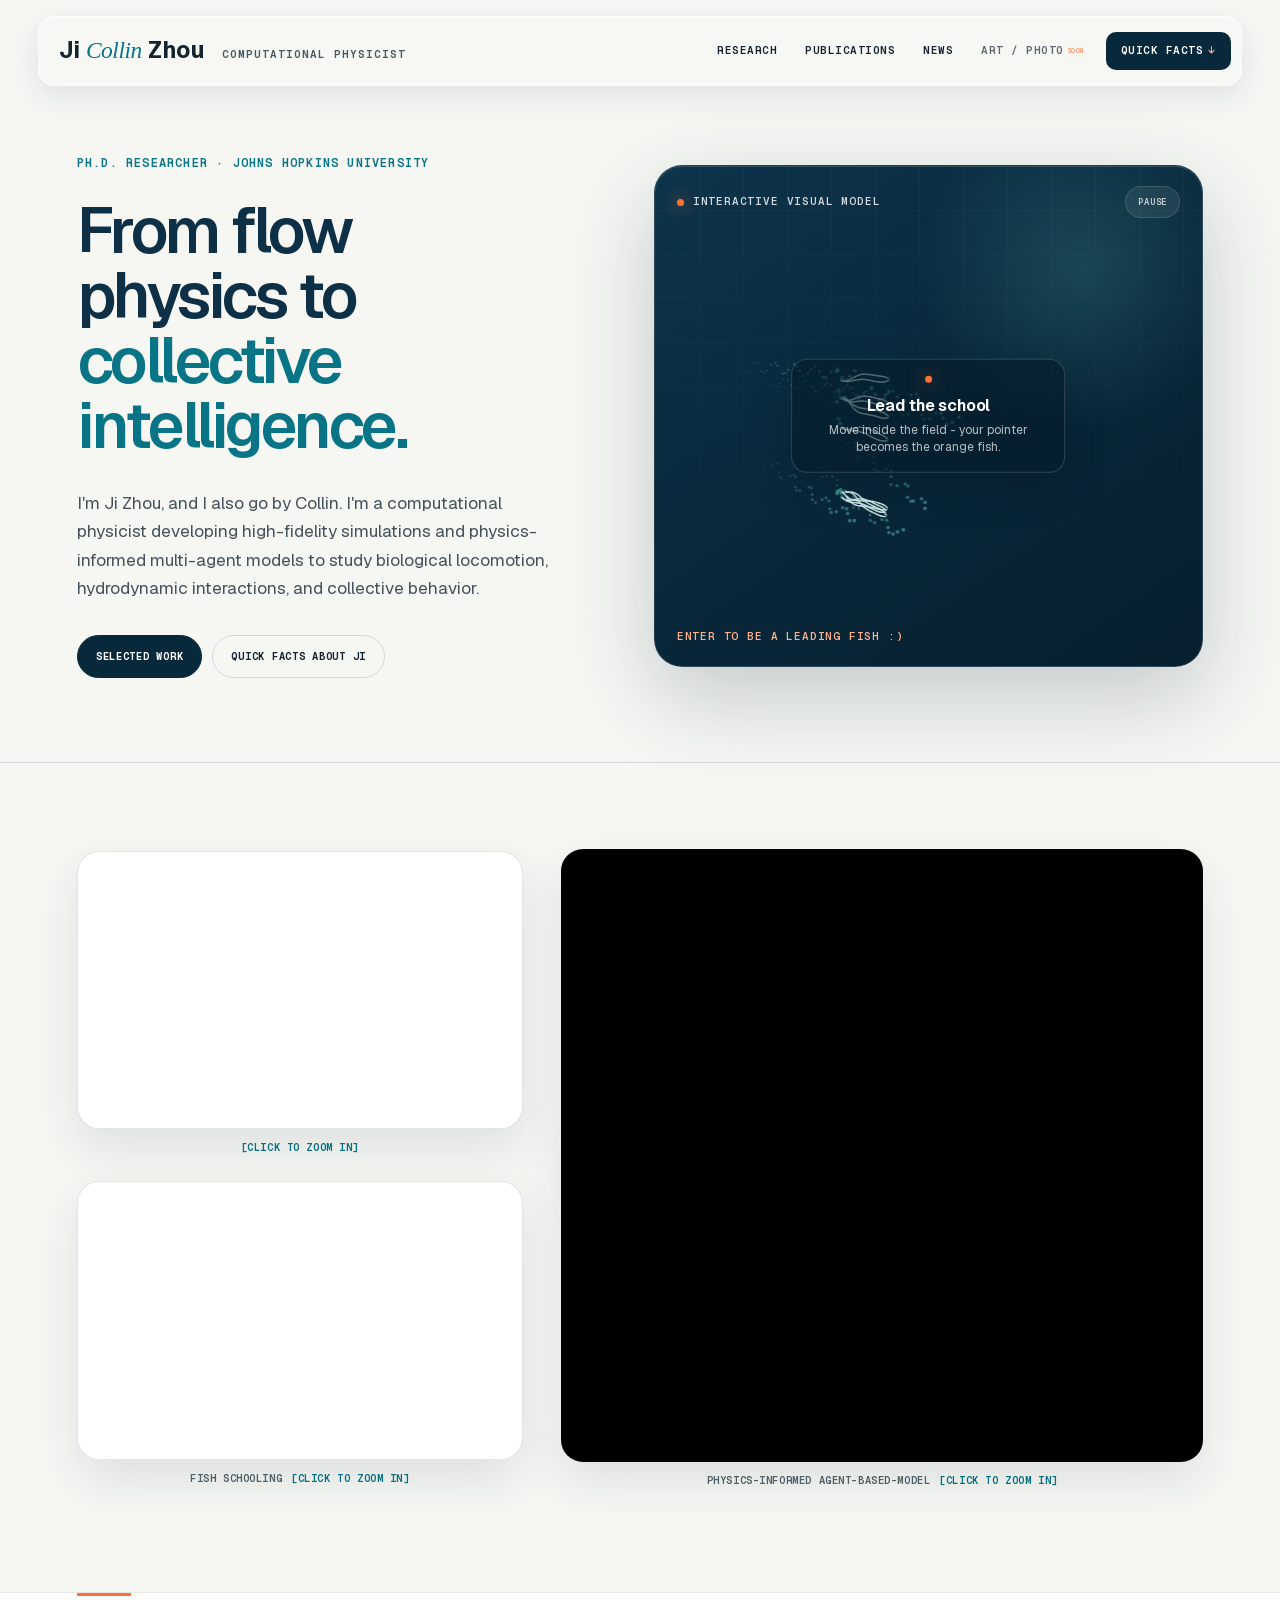
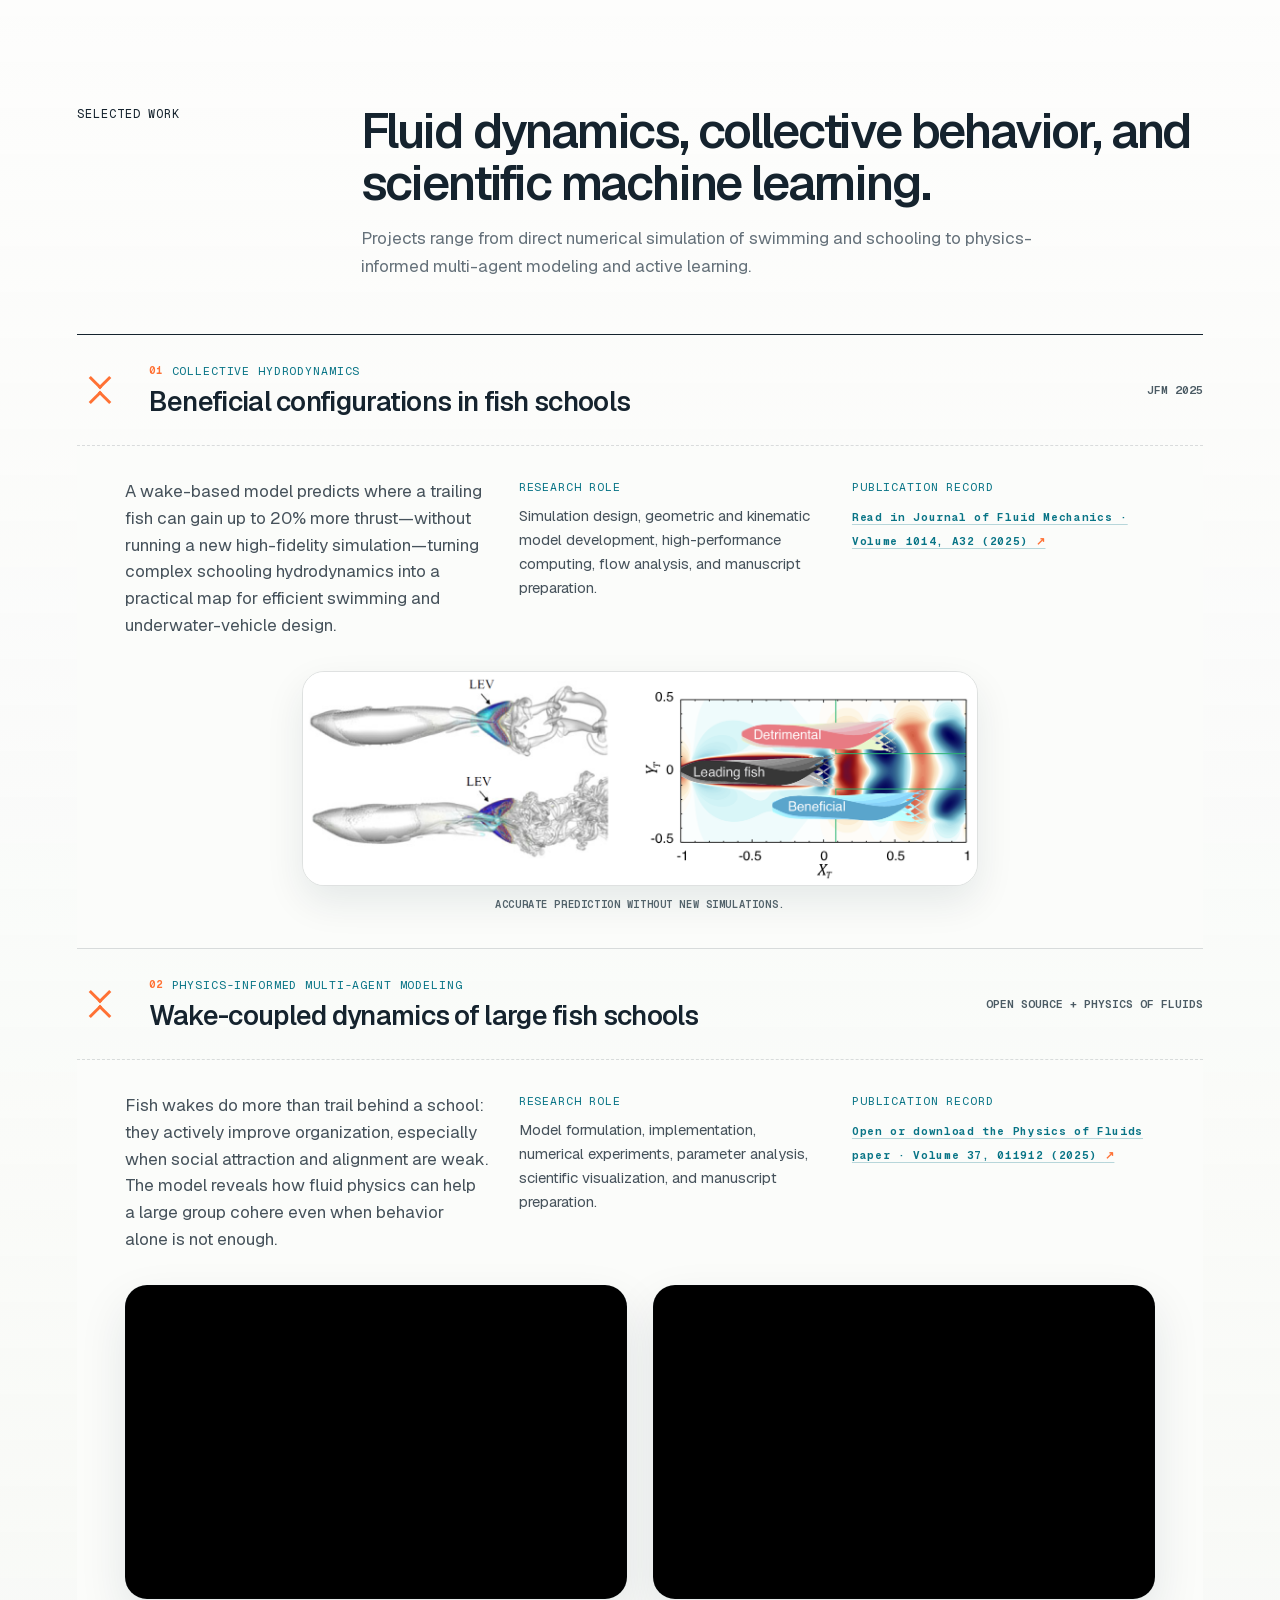
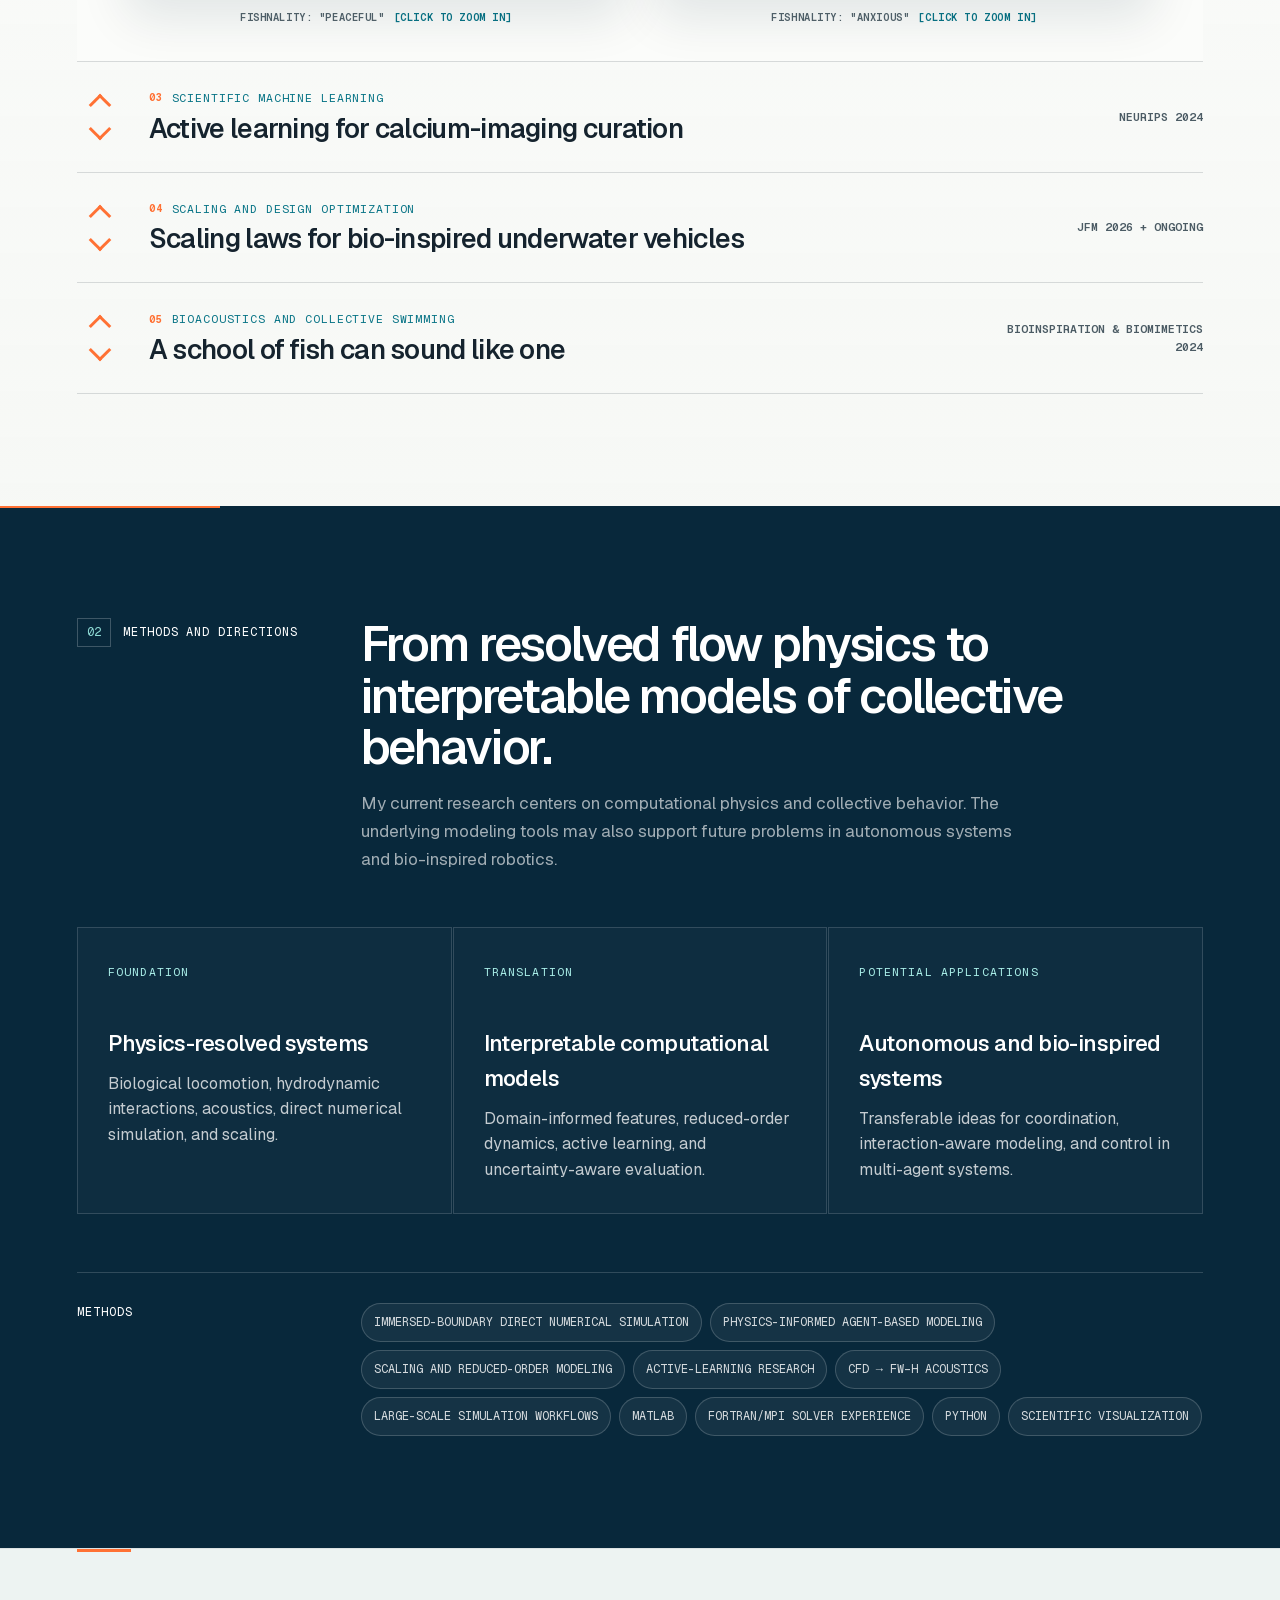
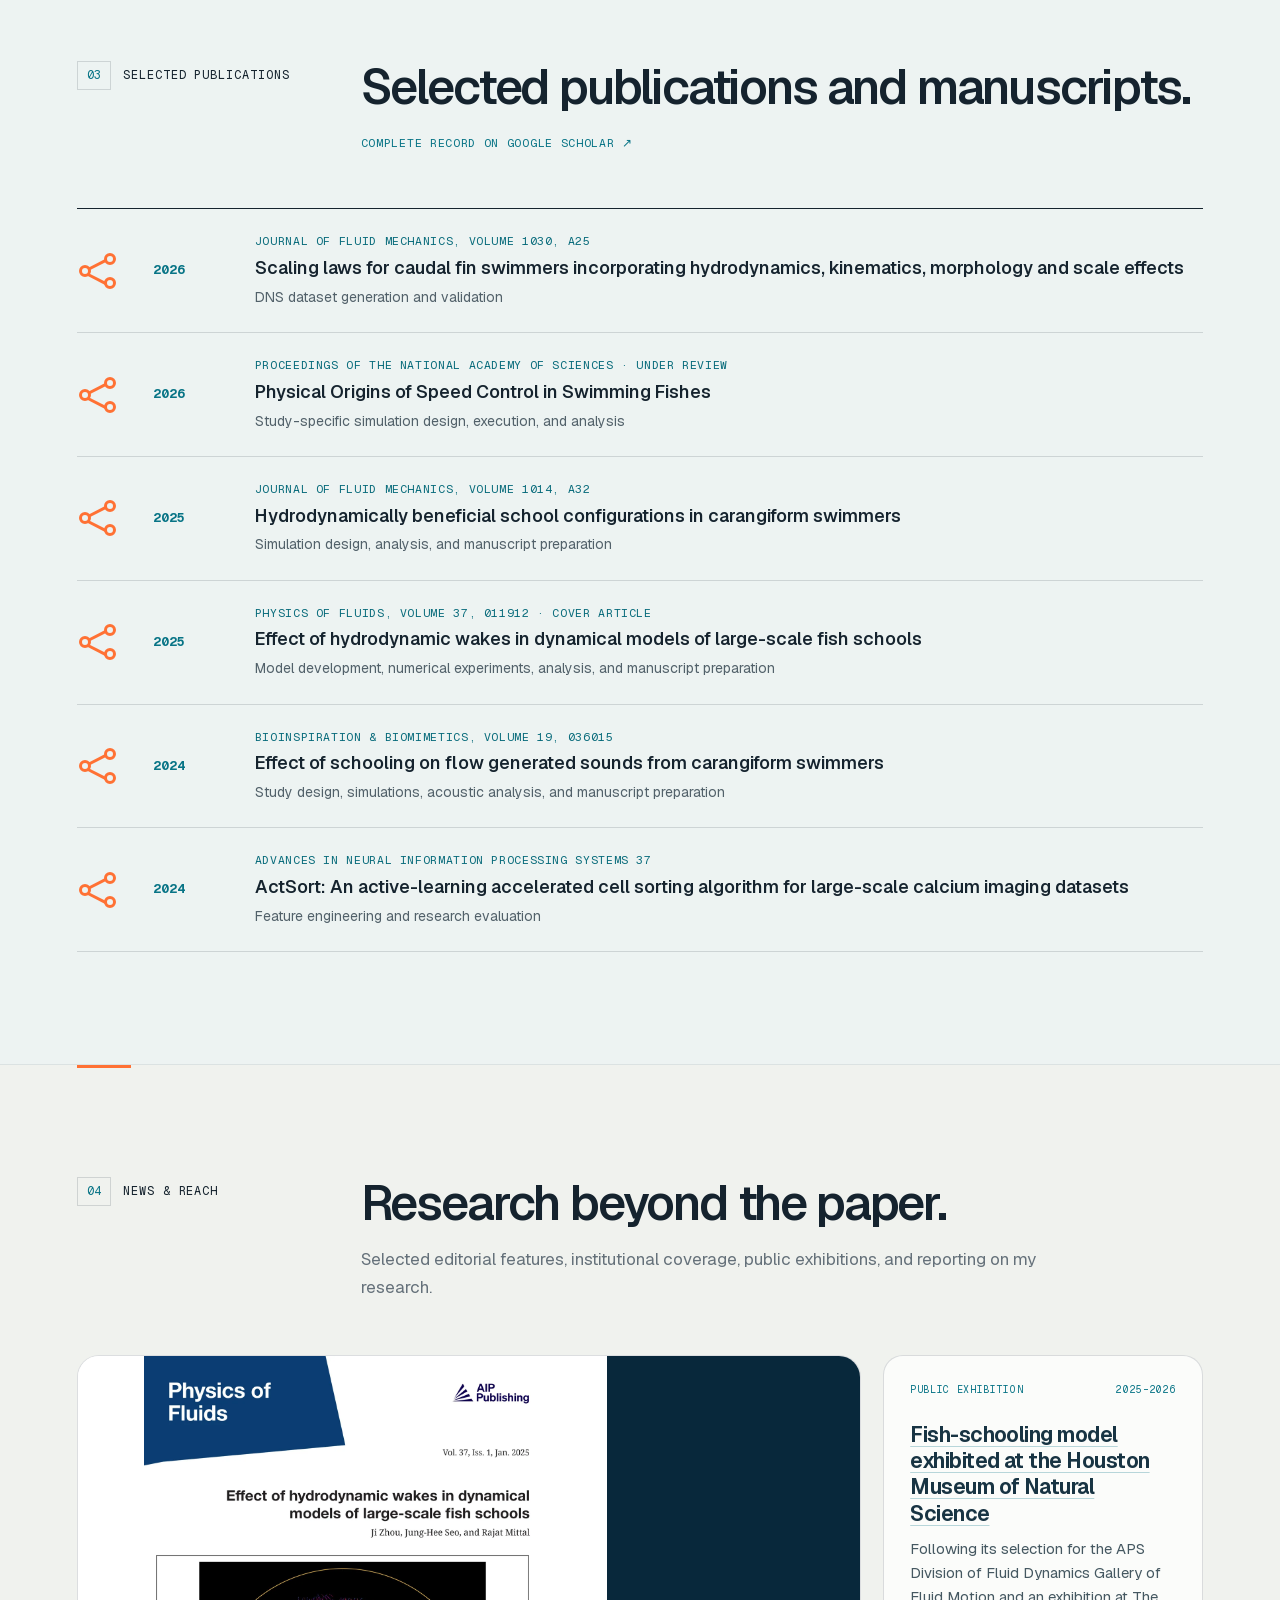
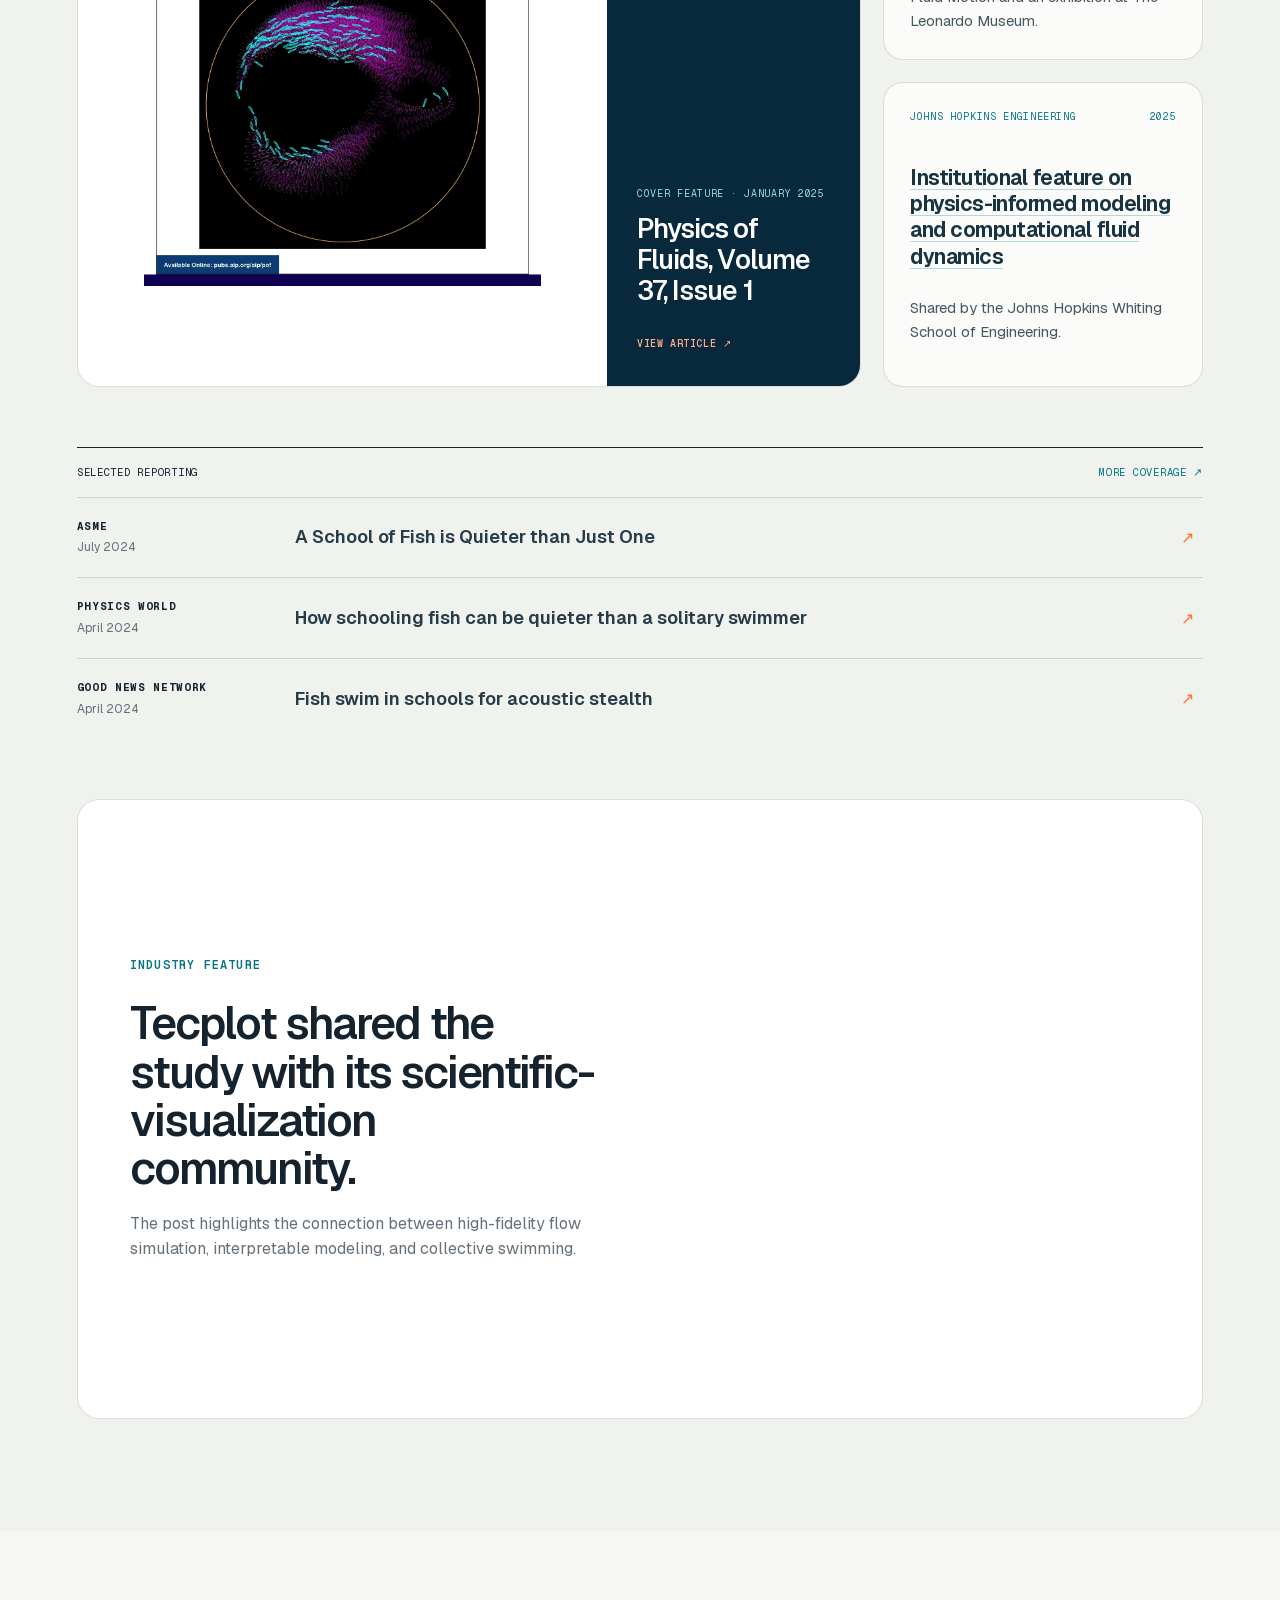
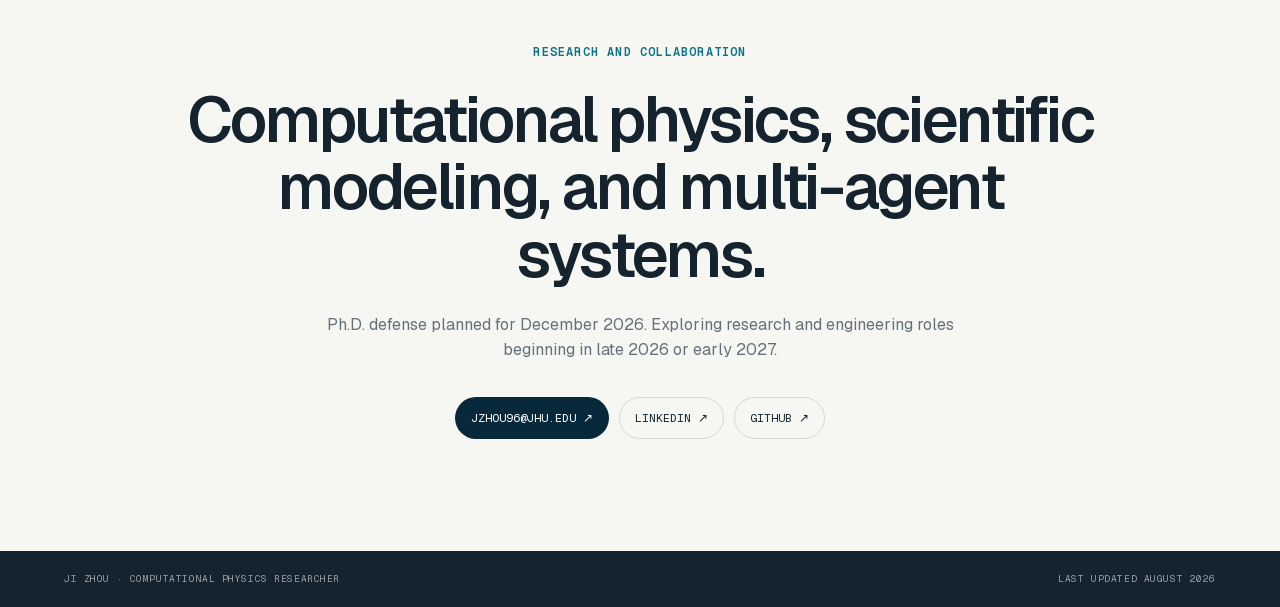
<file: index.html>
<!DOCTYPE html><html lang="en"><head><meta charSet="utf-8"/><meta name="viewport" content="width=device-width, initial-scale=1"/><link rel="stylesheet" href="/_next/static/css/index.ZeK20csr.css" data-rsc-css-href="/_next/static/css/index.ZeK20csr.css" data-precedence="vite-rsc/importer-resources"/><link rel="modulepreload" fetchPriority="low" href="/_next/static/chunks/index-_y2afFGi.js"/><script src="/_next/static/chunks/rolldown-runtime-C60lm6uB.js" type="module" async=""></script><script src="/_next/static/chunks/framework-BaE7mD_r.js" type="module" async=""></script><script src="/_next/static/chunks/app-elements-Drg5O4vw.js" type="module" async=""></script><script src="/_next/static/chunks/hash-D0ldriCF.js" type="module" async=""></script><script src="/_next/static/chunks/record-BdkTR7AP.js" type="module" async=""></script><script src="/_next/static/chunks/app-rsc-cache-busting-C57jn4Ar.js" type="module" async=""></script><script src="/_next/static/chunks/app-rsc-render-mode-IDJu5NEE.js" type="module" async=""></script><script src="/_next/static/chunks/headers-CeAbe3am.js" type="module" async=""></script><script src="/_next/static/chunks/protocol-headers-URL33uU5.js" type="module" async=""></script><script src="/_next/static/chunks/deployment-id-DFhHa9wO.js" type="module" async=""></script><script src="/_next/static/chunks/navigation-errors-wvgRKjB-.js" type="module" async=""></script><link rel="modulepreload" href="/_next/static/chunks/layout-segment-context-DR_MERTT.js" crossorigin=""/><link rel="modulepreload" href="/_next/static/chunks/QuickFactsPanel-D2Jbeuwc.js" crossorigin=""/><link rel="modulepreload" href="/_next/static/chunks/FishSchool-CF44sdl7.js" crossorigin=""/><link rel="modulepreload" href="/_next/static/chunks/AmbientVideo-DsOZL1-4.js" crossorigin=""/><link rel="modulepreload" href="/_next/static/chunks/ResearchProject-BWhClJCE.js" crossorigin=""/><title>Ji Zhou — Computational Physics &amp; Physics-Based AI</title><meta name="description" content="Ji Zhou is a Johns Hopkins computational physics researcher working across high-fidelity simulation, collective intelligence, scientific AI, and bio-inspired systems."/><meta name="keywords" content="Ji Zhou,computational physics,physics-based AI,scientific machine learning,multi-agent modeling,collective intelligence,computational fluid dynamics"/><meta name="author" content="Ji Zhou"/><meta property="og:title" content="Ji Zhou — From Flow Physics to Collective Intelligence"/><meta property="og:description" content="High-fidelity simulation and physics-informed multi-agent modeling for biological locomotion and collective behavior."/><meta property="og:site_name" content="Ji Zhou"/><meta property="og:type" content="website"/><meta name="twitter:card" content="summary"/><meta name="twitter:title" content="Ji Zhou — Computational Physics &amp; Physics-Based AI"/><meta name="twitter:description" content="From flow physics to collective intelligence."/><script>Object.assign(((self[Symbol.for("vinext.navigationRuntime")]??={bootstrap:{routeManifest:null},functions:{}}).bootstrap.rsc??={rsc:[]}),{params:{},nav:{"pathname":"/","searchParams":[]}})</script><link rel="modulepreload" href="/_next/static/chunks/index-_y2afFGi.js" />
<link rel="preload" href="/_next/static/_vinext_fonts/geist-8ac0455e797f/geist-98bbbccb.woff2" as="font" type="font/woff2" crossorigin />
<link rel="preload" href="/_next/static/_vinext_fonts/geist-mono-00e989178794/geist-mono-013b2f2f.woff2" as="font" type="font/woff2" crossorigin />
<style data-vinext-fonts>/* cyrillic-ext */
@font-face {
  font-family: 'Geist';
  font-style: normal;
  font-weight: 100 900;
  font-display: swap;
  src: url(/_next/static/_vinext_fonts/geist-8ac0455e797f/geist-ff2310f5.woff2) format('woff2');
  unicode-range: U+0460-052F, U+1C80-1C8A, U+20B4, U+2DE0-2DFF, U+A640-A69F, U+FE2E-FE2F;
}
/* cyrillic */
@font-face {
  font-family: 'Geist';
  font-style: normal;
  font-weight: 100 900;
  font-display: swap;
  src: url(/_next/static/_vinext_fonts/geist-8ac0455e797f/geist-875ccdd4.woff2) format('woff2');
  unicode-range: U+0301, U+0400-045F, U+0490-0491, U+04B0-04B1, U+2116;
}
/* vietnamese */
@font-face {
  font-family: 'Geist';
  font-style: normal;
  font-weight: 100 900;
  font-display: swap;
  src: url(/_next/static/_vinext_fonts/geist-8ac0455e797f/geist-52306abf.woff2) format('woff2');
  unicode-range: U+0102-0103, U+0110-0111, U+0128-0129, U+0168-0169, U+01A0-01A1, U+01AF-01B0, U+0300-0301, U+0303-0304, U+0308-0309, U+0323, U+0329, U+1EA0-1EF9, U+20AB;
}
/* latin-ext */
@font-face {
  font-family: 'Geist';
  font-style: normal;
  font-weight: 100 900;
  font-display: swap;
  src: url(/_next/static/_vinext_fonts/geist-8ac0455e797f/geist-001175b1.woff2) format('woff2');
  unicode-range: U+0100-02BA, U+02BD-02C5, U+02C7-02CC, U+02CE-02D7, U+02DD-02FF, U+0304, U+0308, U+0329, U+1D00-1DBF, U+1E00-1E9F, U+1EF2-1EFF, U+2020, U+20A0-20AB, U+20AD-20C0, U+2113, U+2C60-2C7F, U+A720-A7FF;
}
/* latin */
@font-face {
  font-family: 'Geist';
  font-style: normal;
  font-weight: 100 900;
  font-display: swap;
  src: url(/_next/static/_vinext_fonts/geist-8ac0455e797f/geist-98bbbccb.woff2) format('woff2');
  unicode-range: U+0000-00FF, U+0131, U+0152-0153, U+02BB-02BC, U+02C6, U+02DA, U+02DC, U+0304, U+0308, U+0329, U+2000-206F, U+20AC, U+2122, U+2191, U+2193, U+2212, U+2215, U+FEFF, U+FFFD;
}

@font-face {
  font-family: 'Geist Fallback';
  src: local("Arial");
  ascent-override: 95.94%;
  descent-override: 28.16%;
  line-gap-override: 0.00%;
  size-adjust: 104.76%;
}

.__font_geist_1x7d0xu { font-family: 'Geist', 'Geist Fallback'; font-style: normal; }

.__variable_geist_1x7d0xu { --font-sans: 'Geist', 'Geist Fallback'; }

/* cyrillic-ext */
@font-face {
  font-family: 'Geist Mono';
  font-style: normal;
  font-weight: 100 900;
  font-display: swap;
  src: url(/_next/static/_vinext_fonts/geist-mono-00e989178794/geist-mono-f6b33328.woff2) format('woff2');
  unicode-range: U+0460-052F, U+1C80-1C8A, U+20B4, U+2DE0-2DFF, U+A640-A69F, U+FE2E-FE2F;
}
/* cyrillic */
@font-face {
  font-family: 'Geist Mono';
  font-style: normal;
  font-weight: 100 900;
  font-display: swap;
  src: url(/_next/static/_vinext_fonts/geist-mono-00e989178794/geist-mono-44e03052.woff2) format('woff2');
  unicode-range: U+0301, U+0400-045F, U+0490-0491, U+04B0-04B1, U+2116;
}
/* symbols2 */
@font-face {
  font-family: 'Geist Mono';
  font-style: normal;
  font-weight: 100 900;
  font-display: swap;
  src: url(/_next/static/_vinext_fonts/geist-mono-00e989178794/geist-mono-0638449e.woff2) format('woff2');
  unicode-range: U+2000-2001, U+2004-2008, U+200A, U+23B8-23BD, U+2500-259F;
}
/* vietnamese */
@font-face {
  font-family: 'Geist Mono';
  font-style: normal;
  font-weight: 100 900;
  font-display: swap;
  src: url(/_next/static/_vinext_fonts/geist-mono-00e989178794/geist-mono-971fb274.woff2) format('woff2');
  unicode-range: U+0102-0103, U+0110-0111, U+0128-0129, U+0168-0169, U+01A0-01A1, U+01AF-01B0, U+0300-0301, U+0303-0304, U+0308-0309, U+0323, U+0329, U+1EA0-1EF9, U+20AB;
}
/* latin-ext */
@font-face {
  font-family: 'Geist Mono';
  font-style: normal;
  font-weight: 100 900;
  font-display: swap;
  src: url(/_next/static/_vinext_fonts/geist-mono-00e989178794/geist-mono-44745446.woff2) format('woff2');
  unicode-range: U+0100-02BA, U+02BD-02C5, U+02C7-02CC, U+02CE-02D7, U+02DD-02FF, U+0304, U+0308, U+0329, U+1D00-1DBF, U+1E00-1E9F, U+1EF2-1EFF, U+2020, U+20A0-20AB, U+20AD-20C0, U+2113, U+2C60-2C7F, U+A720-A7FF;
}
/* latin */
@font-face {
  font-family: 'Geist Mono';
  font-style: normal;
  font-weight: 100 900;
  font-display: swap;
  src: url(/_next/static/_vinext_fonts/geist-mono-00e989178794/geist-mono-013b2f2f.woff2) format('woff2');
  unicode-range: U+0000-00FF, U+0131, U+0152-0153, U+02BB-02BC, U+02C6, U+02DA, U+02DC, U+0304, U+0308, U+0329, U+2000-206F, U+20AC, U+2122, U+2191, U+2193, U+2212, U+2215, U+FEFF, U+FFFD;
}

@font-face {
  font-family: 'Geist Mono Fallback';
  src: local("Arial");
  ascent-override: 74.67%;
  descent-override: 21.92%;
  line-gap-override: 0.00%;
  size-adjust: 134.59%;
}

.__font_geist_mono_0f4jdpq { font-family: 'Geist Mono', 'Geist Mono Fallback'; font-style: normal; }

.__variable_geist_mono_0f4jdpq { --font-mono: 'Geist Mono', 'Geist Mono Fallback'; }
</style>
</head><body class="__variable_geist_1x7d0xu __variable_geist_mono_0f4jdpq"><script type="application/ld+json">{"@context":"https://schema.org","@type":"Person","name":"Ji Zhou","alternateName":"Collin Zhou","jobTitle":"Computational Physics Researcher","affiliation":{"@type":"Organization","name":"Johns Hopkins University"},"url":"https://jicollinzhou.com","sameAs":["https://scholar.google.com/citations?user=ZHZzN04AAAAJ&hl=en","https://linkedin.com/in/jicollinzhou","https://github.com/jizhou-github"]}</script><header class="site-header glass"><a class="identity" href="#top" aria-label="Ji Zhou, home"><strong>Ji <em>Collin</em> Zhou</strong><span>Computational physicist</span></a><nav aria-label="Primary navigation"><a href="#research">Research</a><a href="#publications">Publications</a><a href="#news">News</a><button class="art-link" type="button" disabled="" title="Art and photography gallery coming later">Art / Photo <small>Soon</small></button><button class="view-link" type="button" aria-controls="quick-profile" aria-expanded="false">Quick facts <span aria-hidden="true">↓</span></button></nav></header><main id="top" class="main-view"><section class="hero" aria-labelledby="hero-title"><div class="hero-copy"><p class="eyebrow">Ph.D. researcher · Johns Hopkins University</p><h1 id="hero-title">From flow physics to <span>collective intelligence.</span></h1><p class="hero-deck">I&#x27;m Ji Zhou, and I also go by Collin. I&#x27;m a computational physicist developing high-fidelity simulations and physics-informed multi-agent models to study biological locomotion, hydrodynamic interactions, and collective behavior.</p><div class="hero-actions"><a class="button button-primary" href="#research">Selected work</a><button class="button" type="button" aria-controls="quick-profile" aria-expanded="false">Quick facts about Ji</button></div></div><div class="school-model"><div class="model-bar"><span><i></i> Interactive visual model</span><button type="button" aria-pressed="false">Pause</button></div><div class="model-instruction" aria-hidden="true"><strong>Lead the school</strong><span>Move inside the field - your pointer becomes the orange fish.</span></div><canvas aria-label="A lightweight interactive school of fish. Move the pointer inside the field to become the orange leading fish." role="img"></canvas><div class="model-caption"><span>Enter to be a leading fish :)</span></div></div></section><section class="quick-profile" id="quick-profile" aria-hidden="true"><div class="quick-profile-reveal"><div class="quick-profile-inner"><header class="quick-profile-header"><div><p class="eyebrow">Quick facts about me</p><h2>Ji <span>Collin</span> Zhou</h2><p>Computational physicist working across high-fidelity simulation, collective behavior, and physics-informed modeling.</p></div><div class="quick-profile-actions"><button class="quick-profile-close" type="button" aria-label="Fold quick facts">Fold</button></div></header><div class="quick-profile-grid"><dl class="quick-profile-facts"><div><dt>Current</dt><dd>Ph.D. Candidate, Mechanical Engineering<br/>Johns Hopkins University</dd></div><div><dt>Defense</dt><dd>Planned December 2026</dd></div><div><dt>Focus</dt><dd>Computational physics, collective behavior, and multi-agent modeling</dd></div><div><dt>Contact</dt><dd><a href="mailto:jzhou96@jhu.edu">jzhou96@jhu.edu</a></dd></div></dl><div class="quick-profile-summary"><p>My research uses high-fidelity simulations and interpretable computational models to study biological locomotion and collective dynamics. This work includes a physics-informed agent-based model that connects social interaction rules with hydrodynamic wake effects.</p><div class="quick-profile-capabilities"><span>Direct numerical simulation</span><span>Physics-informed multi-agent models</span><span>Active-learning research</span><span>Large-scale simulation workflows</span></div></div></div><div class="quick-profile-work" aria-label="Selected work"><article><time>2026</time><div><small>Journal of Fluid Mechanics</small><strong>Scaling laws for caudal fin swimmers</strong><p>Direct numerical simulation dataset spanning Reynolds numbers 5,000-100,000, with ongoing BAUV scaling and optimization extensions.</p></div></article><article><time>2025</time><div><small>Journal of Fluid Mechanics</small><strong>Hydrodynamically beneficial school configurations in carangiform swimmers</strong><p>Simulation design, computational analysis, and manuscript preparation.</p></div></article><article><time>2025</time><div><small>Physics of Fluids - cover article</small><strong>Effect of hydrodynamic wakes in dynamical models of large-scale fish schools</strong><p>Wake-coupled model development, numerical experiments, and analysis.</p></div></article><article><time>2024</time><div><small>NeurIPS</small><strong>ActSort: An active-learning accelerated cell sorting algorithm</strong><p>Domain-informed features, data curation, benchmarking, and evaluation.</p></div></article></div></div></div></section><section class="intro-films" aria-label="Research visualization previews"><div class="intro-films-grid"><div class="intro-films-left"><figure aria-label="Scaling-law visualization for caudal-fin swimmers" class="ambient-video ambient-video-light"><button aria-expanded="false" aria-label="Expand Scaling-law visualization for caudal-fin swimmers" class="ambient-video-trigger" type="button"><span class="ambient-video-frame"><video aria-hidden="true" autoPlay="" controlsList="nodownload noplaybackrate nofullscreen" disablePictureInPicture="" disableRemotePlayback="" draggable="false" loop="" muted="" playsInline="" preload="auto" src="/videos/JFM_scaling_linkedin_final_2_sy.mp4" tabindex="-1"></video></span></button><figcaption><em>[Click to zoom in]</em></figcaption></figure><figure aria-label="Fish schooling high-fidelity simulation" class="ambient-video ambient-video-light"><button aria-expanded="false" aria-label="Expand Fish schooling high-fidelity simulation" class="ambient-video-trigger" type="button"><span class="ambient-video-frame"><video aria-hidden="true" autoPlay="" controlsList="nodownload noplaybackrate nofullscreen" disablePictureInPicture="" disableRemotePlayback="" draggable="false" loop="" muted="" playsInline="" preload="auto" src="/videos/9Fish_15_faded0001-0059_sy.mp4" tabindex="-1"></video></span></button><figcaption><span>Fish schooling</span><em>[Click to zoom in]</em></figcaption></figure></div><div class="intro-films-right"><figure aria-label="Physics-informed agent-based model of fish schooling wakes" class="ambient-video ambient-video-dark intro-film-model"><button aria-expanded="false" aria-label="Expand Physics-informed agent-based model of fish schooling wakes" class="ambient-video-trigger" type="button"><span class="ambient-video-frame"><video aria-hidden="true" autoPlay="" controlsList="nodownload noplaybackrate nofullscreen" disablePictureInPicture="" disableRemotePlayback="" draggable="false" loop="" muted="" playsInline="" preload="auto" src="/videos/fishModel-SchoolingWake_sy.mp4" tabindex="-1"></video></span></button><figcaption><span>Physics-informed agent-based-model</span><em>[Click to zoom in]</em></figcaption></figure></div></div></section><section class="section research" id="research"><div class="section-heading"><div><p>Selected work</p></div><div><h2>Fluid dynamics, collective behavior, and scientific machine learning.</h2><p>Projects range from direct numerical simulation of swimming and schooling to physics-informed multi-agent modeling and active learning.</p></div></div><div class="project-list"><article class="project is-open"><button class="project-summary-button" type="button" aria-expanded="true" aria-controls="project-01"><span class="project-toggle" aria-hidden="true"><i class="expand-up"></i><i class="expand-down"></i></span><span class="project-heading"><small><b>01</b>Collective hydrodynamics</small><strong>Beneficial configurations in fish schools</strong></span><span class="project-label">JFM 2025</span></button><div class="project-detail-shell" id="project-01" aria-hidden="false"><div><div class="project-detail"><p class="project-summary">A wake-based model predicts where a trailing fish can gain up to 20% more thrust—without running a new high-fidelity simulation—turning complex schooling hydrodynamics into a practical map for efficient swimming and underwater-vehicle design.</p><div><small>Research role</small><p>Simulation design, geometric and kinematic model development, high-performance computing, flow analysis, and manuscript preparation.</p></div><div><small>Publication record</small><p><a class="project-record-link" href="https://www.cambridge.org/core/journals/journal-of-fluid-mechanics/article/hydrodynamically-beneficial-school-configurations-in-carangiform-swimmers-insights-from-a-flowphysics-informed-model/DED9E58228E191FD7AB9C50BA3077A70" target="_blank" rel="noreferrer">Read in Journal of Fluid Mechanics · Volume 1014, A32 (2025)<!-- --> <span>↗</span></a></p></div><figure class="project-media project-media-image project-media-image-wide"><a href="https://www.cambridge.org/core/journals/journal-of-fluid-mechanics/article/hydrodynamically-beneficial-school-configurations-in-carangiform-swimmers-insights-from-a-flowphysics-informed-model/DED9E58228E191FD7AB9C50BA3077A70" target="_blank" rel="noreferrer" aria-label="Open publication for Beneficial configurations in fish schools"><img alt="Leading-edge vortex map for beneficial fish-school configurations" height="445" loading="lazy" src="/research/LEV_map.png" width="1408"/></a><figcaption>Accurate prediction without new simulations.</figcaption></figure></div></div></div></article><article class="project is-open"><button class="project-summary-button" type="button" aria-expanded="true" aria-controls="project-02"><span class="project-toggle" aria-hidden="true"><i class="expand-up"></i><i class="expand-down"></i></span><span class="project-heading"><small><b>02</b>Physics-informed multi-agent modeling</small><strong>Wake-coupled dynamics of large fish schools</strong></span><span class="project-label">Open source + Physics of Fluids</span></button><div class="project-detail-shell" id="project-02" aria-hidden="false"><div><div class="project-detail"><p class="project-summary">Fish wakes do more than trail behind a school: they actively improve organization, especially when social attraction and alignment are weak. The model reveals how fluid physics can help a large group cohere even when behavior alone is not enough.</p><div><small>Research role</small><p>Model formulation, implementation, numerical experiments, parameter analysis, scientific visualization, and manuscript preparation.</p></div><div><small>Publication record</small><p><a class="project-record-link" href="/papers/JiZhou_Agent_Fish_Schooling_Model_PoF.pdf" target="_blank" rel="noreferrer">Open or download the Physics of Fluids paper · Volume 37, 011912 (2025)<!-- --> <span>↗</span></a></p></div><div class="project-media project-media-videos"><figure aria-label="Peaceful high-alignment fish-school model" class="ambient-video ambient-video-dark"><button aria-expanded="false" aria-label="Expand Peaceful high-alignment fish-school model" class="ambient-video-trigger" type="button"><span class="ambient-video-frame"><video aria-hidden="true" autoPlay="" controlsList="nodownload noplaybackrate nofullscreen" disablePictureInPicture="" disableRemotePlayback="" draggable="false" loop="" muted="" playsInline="" preload="auto" src="/videos/fishModel-HighAlignment_sy.mp4" tabindex="-1"></video></span></button><figcaption><span>Fishnality: &quot;Peaceful&quot;</span><em>[Click to zoom in]</em></figcaption></figure><figure aria-label="Anxious high-attraction fish-school model" class="ambient-video ambient-video-dark"><button aria-expanded="false" aria-label="Expand Anxious high-attraction fish-school model" class="ambient-video-trigger" type="button"><span class="ambient-video-frame"><video aria-hidden="true" autoPlay="" controlsList="nodownload noplaybackrate nofullscreen" disablePictureInPicture="" disableRemotePlayback="" draggable="false" loop="" muted="" playsInline="" preload="auto" src="/videos/fishModel-HighAttraction_sy.mp4" tabindex="-1"></video></span></button><figcaption><span>Fishnality: &quot;anxious&quot;</span><em>[Click to zoom in]</em></figcaption></figure></div></div></div></div></article><article class="project"><button class="project-summary-button" type="button" aria-expanded="false" aria-controls="project-03"><span class="project-toggle" aria-hidden="true"><i class="expand-up"></i><i class="expand-down"></i></span><span class="project-heading"><small><b>03</b>Scientific machine learning</small><strong>Active learning for calcium-imaging curation</strong></span><span class="project-label">NeurIPS 2024</span></button><div class="project-detail-shell" id="project-03" aria-hidden="true"><div><div class="project-detail"><p class="project-summary">ActSort cuts expert review to just 1–3% of cell candidates while improving curation accuracy, making calcium-imaging datasets with up to a million neurons practical to clean at scale.</p><div><small>Research role</small><p>Domain-informed feature design, dataset curation, benchmarking, evaluation, and interdisciplinary interpretation.</p></div><div><small>Publication record</small><p><a class="project-record-link" href="https://proceedings.neurips.cc/paper_files/paper/2024/hash/90080022263cddafddd4a0726f1fb186-Abstract-Conference.html" target="_blank" rel="noreferrer">Read in Advances in Neural Information Processing Systems 37 · NeurIPS 2024<!-- --> <span>↗</span></a></p></div></div></div></div></article><article class="project"><button class="project-summary-button" type="button" aria-expanded="false" aria-controls="project-04"><span class="project-toggle" aria-hidden="true"><i class="expand-up"></i><i class="expand-down"></i></span><span class="project-heading"><small><b>04</b>Scaling and design optimization</small><strong>Scaling laws for bio-inspired underwater vehicles</strong></span><span class="project-label">JFM 2026 + ongoing</span></button><div class="project-detail-shell" id="project-04" aria-hidden="true"><div><div class="project-detail"><p class="project-summary">Physics-based scaling laws predict thrust, power, efficiency, cost of transport, and swimming speed from body shape and tail motion—giving researchers and vehicle designers a practical route from observable kinematics to performance.</p><div><small>Research role</small><p>Parametric direct numerical simulation, MATLAB analysis, scaling-law validation, and ongoing model development for design-space exploration.</p></div><div><small>Publication record</small><p><a class="project-record-link" href="https://www.cambridge.org/core/journals/journal-of-fluid-mechanics/article/scaling-laws-for-caudal-fin-swimmers-incorporating-hydrodynamics-kinematics-morphology-and-scale-effects/D4A179E5066040D1B98253839EE6C814" target="_blank" rel="noreferrer">Read in Journal of Fluid Mechanics · Volume 1030, A25 (2026)<!-- --> <span>↗</span></a></p></div><figure class="project-media project-media-image"><a href="https://www.cambridge.org/core/journals/journal-of-fluid-mechanics/article/scaling-laws-for-caudal-fin-swimmers-incorporating-hydrodynamics-kinematics-morphology-and-scale-effects/D4A179E5066040D1B98253839EE6C814" target="_blank" rel="noreferrer" aria-label="Open publication for Scaling laws for bio-inspired underwater vehicles"><img alt="Scaling-law study for caudal-fin swimmers" height="308" loading="lazy" src="/research/scaling_paper.png" width="500"/></a><figcaption>High-Fidelity Simulation, IBM</figcaption></figure></div></div></div></article><article class="project"><button class="project-summary-button" type="button" aria-expanded="false" aria-controls="project-05"><span class="project-toggle" aria-hidden="true"><i class="expand-up"></i><i class="expand-down"></i></span><span class="project-heading"><small><b>05</b>Bioacoustics and collective swimming</small><strong>A school of fish can sound like one</strong></span><span class="project-label">Bioinspiration &amp; Biomimetics 2024</span></button><div class="project-detail-shell" id="project-05" aria-hidden="true"><div><div class="project-detail"><p class="project-summary">When neighboring fish alternate their tail beats, their sound waves cancel. In the simulations, a seven-fish school could sound like a single swimmer—an acoustic-stealth benefit that may help fish avoid predators and inspire quieter underwater vehicles.</p><div><small>Research role</small><p>Study design, simulations, acoustic analysis, and manuscript preparation.</p></div><div><small>Publication record</small><p><a class="project-record-link" href="https://iopscience.iop.org/article/10.1088/1748-3190/ad3a4e/meta" target="_blank" rel="noreferrer">Read in Bioinspiration &amp; Biomimetics · Volume 19, 036015 (2024)<!-- --> <span>↗</span></a></p></div><div class="project-media project-media-videos"><figure aria-label="Stealthy swimming flow visualization for a four-fish school" class="ambient-video ambient-video-light"><button aria-expanded="false" aria-label="Expand Stealthy swimming flow visualization for a four-fish school" class="ambient-video-trigger" type="button"><span class="ambient-video-frame"><video aria-hidden="true" autoPlay="" controlsList="nodownload noplaybackrate nofullscreen" disablePictureInPicture="" disableRemotePlayback="" draggable="false" loop="" muted="" playsInline="" preload="auto" src="/videos/4Fish-Case2-best_sy.mp4" tabindex="-1"></video></span></button><figcaption><span>Stealthy swimming</span><em>[Click to zoom in]</em></figcaption></figure></div></div></div></div></article></div></section><section class="section direction" id="direction"><div class="section-heading light"><div><span class="section-index">02</span><p>Methods and directions</p></div><div><h2>From resolved flow physics to interpretable models of collective behavior.</h2><p>My current research centers on computational physics and collective behavior. The underlying modeling tools may also support future problems in autonomous systems and bio-inspired robotics.</p></div></div><div class="trajectory" aria-label="Research trajectory"><article><span>FOUNDATION</span><h3>Physics-resolved systems</h3><p>Biological locomotion, hydrodynamic interactions, acoustics, direct numerical simulation, and scaling.</p></article><article><span>TRANSLATION</span><h3>Interpretable computational models</h3><p>Domain-informed features, reduced-order dynamics, active learning, and uncertainty-aware evaluation.</p></article><article><span>POTENTIAL APPLICATIONS</span><h3>Autonomous and bio-inspired systems</h3><p>Transferable ideas for coordination, interaction-aware modeling, and control in multi-agent systems.</p></article></div><div class="methods"><p>Methods</p><div><span>Immersed-boundary direct numerical simulation</span><span>Physics-informed agent-based modeling</span><span>Scaling and reduced-order modeling</span><span>Active-learning research</span><span>CFD → FW–H acoustics</span><span>Large-scale simulation workflows</span><span>MATLAB</span><span>Fortran/MPI solver experience</span><span>Python</span><span>Scientific visualization</span></div></div></section><section class="section publications" id="publications"><div class="section-heading"><div><span class="section-index">03</span><p>Selected publications</p></div><div><h2>Selected publications and manuscripts.</h2><a class="text-link" href="https://scholar.google.com/citations?user=ZHZzN04AAAAJ&amp;hl=en" target="_blank" rel="noreferrer">Complete record on Google Scholar ↗</a></div></div><div class="publication-list"><a href="https://www.cambridge.org/core/journals/journal-of-fluid-mechanics/article/scaling-laws-for-caudal-fin-swimmers-incorporating-hydrodynamics-kinematics-morphology-and-scale-effects/D4A179E5066040D1B98253839EE6C814" target="_blank" rel="noreferrer" class="publication-row"><span class="publication-share" aria-hidden="true"><i class="share-node share-node-left"></i><i class="share-node share-node-top"></i><i class="share-node share-node-bottom"></i><b class="share-line share-line-top"></b><b class="share-line share-line-bottom"></b></span><strong>2026</strong><span><small>Journal of Fluid Mechanics, Volume 1030, A25</small><b>Scaling laws for caudal fin swimmers incorporating hydrodynamics, kinematics, morphology and scale effects</b><em>DNS dataset generation and validation</em></span></a><a href="https://scholar.google.com/citations?user=ZHZzN04AAAAJ&amp;hl=en" target="_blank" rel="noreferrer" class="publication-row"><span class="publication-share" aria-hidden="true"><i class="share-node share-node-left"></i><i class="share-node share-node-top"></i><i class="share-node share-node-bottom"></i><b class="share-line share-line-top"></b><b class="share-line share-line-bottom"></b></span><strong>2026</strong><span><small>Proceedings of the National Academy of Sciences · under review</small><b>Physical Origins of Speed Control in Swimming Fishes</b><em>Study-specific simulation design, execution, and analysis</em></span></a><a href="https://www.cambridge.org/core/journals/journal-of-fluid-mechanics/article/hydrodynamically-beneficial-school-configurations-in-carangiform-swimmers-insights-from-a-flowphysics-informed-model/DED9E58228E191FD7AB9C50BA3077A70" target="_blank" rel="noreferrer" class="publication-row"><span class="publication-share" aria-hidden="true"><i class="share-node share-node-left"></i><i class="share-node share-node-top"></i><i class="share-node share-node-bottom"></i><b class="share-line share-line-top"></b><b class="share-line share-line-bottom"></b></span><strong>2025</strong><span><small>Journal of Fluid Mechanics, Volume 1014, A32</small><b>Hydrodynamically beneficial school configurations in carangiform swimmers</b><em>Simulation design, analysis, and manuscript preparation</em></span></a><a href="/papers/JiZhou_Agent_Fish_Schooling_Model_PoF.pdf" target="_blank" rel="noreferrer" class="publication-row"><span class="publication-share" aria-hidden="true"><i class="share-node share-node-left"></i><i class="share-node share-node-top"></i><i class="share-node share-node-bottom"></i><b class="share-line share-line-top"></b><b class="share-line share-line-bottom"></b></span><strong>2025</strong><span><small>Physics of Fluids, Volume 37, 011912 · cover article</small><b>Effect of hydrodynamic wakes in dynamical models of large-scale fish schools</b><em>Model development, numerical experiments, analysis, and manuscript preparation</em></span></a><a href="https://iopscience.iop.org/article/10.1088/1748-3190/ad3a4e" target="_blank" rel="noreferrer" class="publication-row"><span class="publication-share" aria-hidden="true"><i class="share-node share-node-left"></i><i class="share-node share-node-top"></i><i class="share-node share-node-bottom"></i><b class="share-line share-line-top"></b><b class="share-line share-line-bottom"></b></span><strong>2024</strong><span><small>Bioinspiration &amp; Biomimetics, Volume 19, 036015</small><b>Effect of schooling on flow generated sounds from carangiform swimmers</b><em>Study design, simulations, acoustic analysis, and manuscript preparation</em></span></a><a href="https://proceedings.neurips.cc/paper_files/paper/2024/hash/90080022263cddafddd4a0726f1fb186-Abstract-Conference.html" target="_blank" rel="noreferrer" class="publication-row"><span class="publication-share" aria-hidden="true"><i class="share-node share-node-left"></i><i class="share-node share-node-top"></i><i class="share-node share-node-bottom"></i><b class="share-line share-line-top"></b><b class="share-line share-line-bottom"></b></span><strong>2024</strong><span><small>Advances in Neural Information Processing Systems 37</small><b>ActSort: An active-learning accelerated cell sorting algorithm for large-scale calcium imaging datasets</b><em>Feature engineering and research evaluation</em></span></a></div></section><section class="section news" id="news"><div class="section-heading"><div><span class="section-index">04</span><p>News &amp; reach</p></div><div><h2>Research beyond the paper.</h2><p>Selected editorial features, institutional coverage, public exhibitions, and reporting on my research.</p></div></div><div class="news-grid"><a class="cover-feature" href="https://doi.org/10.1063/5.0250013" target="_blank" rel="noreferrer"><img src="/pof-cover-2025.webp" alt="Physics of Fluids January 2025 cover featuring Ji Zhou&#x27;s fish-schooling model" loading="lazy"/><span><small>Cover feature · January 2025</small><strong>Physics of Fluids, Volume 37, Issue 1</strong><b>View article ↗</b></span></a><div class="news-stories"><a href="https://www.linkedin.com/posts/jizhou-fluid_im-happy-to-share-a-small-milestone-from-activity-7399655023321849856-MBOy" target="_blank" rel="noreferrer"><span>Public exhibition</span><time>2025–2026</time><h3>Fish-schooling model exhibited at the Houston Museum of Natural Science</h3><p>Following its selection for the APS Division of Fluid Dynamics Gallery of Fluid Motion and an exhibition at The Leonardo Museum.</p></a><a href="https://www.linkedin.com/posts/johns-hopkins-whiting-school-of-engineering_geometricdeeplearning-computationalfluiddynamics-ugcPost-7393757505010700288-PQYP" target="_blank" rel="noreferrer"><span>Johns Hopkins Engineering</span><time>2025</time><h3>Institutional feature on physics-informed modeling and computational fluid dynamics</h3><p>Shared by the Johns Hopkins Whiting School of Engineering.</p></a></div></div><div class="coverage-list" aria-label="Selected press coverage"><div class="coverage-label"><span>Selected reporting</span><a href="https://iop.altmetric.com/details/161775049/news" target="_blank" rel="noreferrer">More coverage ↗</a></div><a href="https://www.asme.org/topics-resources/content/a-school-of-fish-is-quieter-than-just-one" target="_blank" rel="noreferrer"><span><b>ASME</b><time>July 2024</time></span><strong>A School of Fish is Quieter than Just One</strong><i>↗</i></a><a href="https://physicsworld.com/a/how-schooling-fish-can-be-quieter-than-a-solitary-swimmer/" target="_blank" rel="noreferrer"><span><b>Physics World</b><time>April 2024</time></span><strong>How schooling fish can be quieter than a solitary swimmer</strong><i>↗</i></a><a href="https://www.goodnewsnetwork.org/fish-swim-in-schools-for-stealth-as-100-fish-make-less-noise-than-an-individual-swimming-alone/" target="_blank" rel="noreferrer"><span><b>Good News Network</b><time>April 2024</time></span><strong>Fish swim in schools for acoustic stealth</strong><i>↗</i></a></div><div class="social-feature"><div><p class="eyebrow">Industry feature</p><h3>Tecplot shared the study with its scientific-visualization community.</h3><p>The post highlights the connection between high-fidelity flow simulation, interpretable modeling, and collective swimming.</p></div><iframe src="https://www.linkedin.com/embed/feed/update/urn:li:ugcPost:7445941891621351425?collapsed=1" height="542" width="504" frameBorder="0" allowFullScreen="" loading="lazy" title="Tecplot LinkedIn feature of Ji Zhou&#x27;s fish-schooling research"></iframe></div></section><section class="contact" id="contact"><p class="eyebrow">Research and collaboration</p><h2>Computational physics, scientific modeling, and multi-agent systems.</h2><p>Ph.D. defense planned for December 2026. Exploring research and engineering roles beginning in late 2026 or early 2027.</p><div class="contact-links"><a href="mailto:jzhou96@jhu.edu">jzhou96@jhu.edu ↗</a><a href="https://linkedin.com/in/jicollinzhou" target="_blank" rel="noreferrer">LinkedIn ↗</a><a href="https://github.com/jizhou-github" target="_blank" rel="noreferrer">GitHub ↗</a></div></section></main><footer><p>Ji Zhou · Computational Physics Researcher</p><p>Last updated August 2026</p></footer><script type="module" src="/_next/static/chunks/index-_y2afFGi.js" id="_R_" async=""></script><script>((self[Symbol.for("vinext.navigationRuntime")]??={bootstrap:{routeManifest:null},functions:{}}).bootstrap.rsc??={rsc:[]}).rsc.push("2:I[\"8c0f216c4604\",[],\"Children\",1]\n")</script><script>((self[Symbol.for("vinext.navigationRuntime")]??={bootstrap:{routeManifest:null},functions:{}}).bootstrap.rsc??={rsc:[]}).rsc.push("3:I[\"593f344dc510\",[],\"GlobalErrorBoundary\",1]\n")</script><script>((self[Symbol.for("vinext.navigationRuntime")]??={bootstrap:{routeManifest:null},functions:{}}).bootstrap.rsc??={rsc:[]}).rsc.push("4:I[\"0b874ad30386\",[],\"default\",1]\n")</script><script>((self[Symbol.for("vinext.navigationRuntime")]??={bootstrap:{routeManifest:null},functions:{}}).bootstrap.rsc??={rsc:[]}).rsc.push("5:I[\"593f344dc510\",[],\"ErrorBoundary\",1]\n")</script><script>((self[Symbol.for("vinext.navigationRuntime")]??={bootstrap:{routeManifest:null},functions:{}}).bootstrap.rsc??={rsc:[]}).rsc.push("6:I[\"15c18cfaeeff\",[],\"LayoutSegmentProvider\",1]\n")</script><script>((self[Symbol.for("vinext.navigationRuntime")]??={bootstrap:{routeManifest:null},functions:{}}).bootstrap.rsc??={rsc:[]}).rsc.push("7:I[\"8c0f216c4604\",[],\"Slot\",1]\n")</script><script>((self[Symbol.for("vinext.navigationRuntime")]??={bootstrap:{routeManifest:null},functions:{}}).bootstrap.rsc??={rsc:[]}).rsc.push("8:I[\"9276801271d6\",[],\"AppRouterScrollTarget\",1]\n")</script><script>((self[Symbol.for("vinext.navigationRuntime")]??={bootstrap:{routeManifest:null},functions:{}}).bootstrap.rsc??={rsc:[]}).rsc.push("9:I[\"593f344dc510\",[],\"RedirectBoundary\",1]\n")</script><script>((self[Symbol.for("vinext.navigationRuntime")]??={bootstrap:{routeManifest:null},functions:{}}).bootstrap.rsc??={rsc:[]}).rsc.push(":HL[\"/_next/static/css/index.ZeK20csr.css\",\"style\"     ]\n")</script><script>((self[Symbol.for("vinext.navigationRuntime")]??={bootstrap:{routeManifest:null},functions:{}}).bootstrap.rsc??={rsc:[]}).rsc.push("0:{\"__route\":\"route:/\",\"__interceptionContext\":null,\"__layoutIds\":[\"layout:/\"],\"__rootLayout\":\"/\",\"__sourcePage\":\"/page\",\"page:/\":\"$L1\",\"layout:/\":[[[[\"$\",\"link\",\"css:/_next/static/css/index.ZeK20csr.css\",{\"rel\":\"stylesheet\",\"precedence\":\"vite-rsc/importer-resources\",\"href\":\"/_next/static/css/index.ZeK20csr.css\",\"data-rsc-css-href\":\"/_next/static/css/index.ZeK20csr.css\"}],\"$undefined\"],[\"$\",\"html\",null,{\"lang\":\"en\",\"children\":[\"$\",\"body\",null,{\"className\":\"__variable_geist_1x7d0xu __variable_geist_mono_0f4jdpq\",\"children\":[\"$\",\"$L2\",null,{}]}]}]],null],\"route:/\":[[[\"$\",\"meta\",null,{\"charSet\":\"utf-8\"}],[[\"$\",\"title\",\"0\",{\"children\":\"Ji Zhou — Computational Physics \u0026 Physics-Based AI\"}],[\"$\",\"meta\",\"1\",{\"name\":\"description\",\"content\":\"Ji Zhou is a Johns Hopkins computational physics researcher working across high-fidelity simulation, collective intelligence, scientific AI, and bio-inspired systems.\"}],[\"$\",\"meta\",\"2\",{\"name\":\"keywords\",\"content\":\"Ji Zhou,computational physics,physics-based AI,scientific machine learning,multi-agent modeling,collective intelligence,computational fluid dynamics\"}],[\"$\",\"meta\",\"3\",{\"name\":\"author\",\"content\":\"Ji Zhou\"}],[\"$\",\"meta\",\"4\",{\"property\":\"og:title\",\"content\":\"Ji Zhou — From Flow Physics to Collective Intelligence\"}],[\"$\",\"meta\",\"5\",{\"property\":\"og:description\",\"content\":\"High-fidelity simulation and physics-informed multi-agent modeling for biological locomotion and collective behavior.\"}],[\"$\",\"meta\",\"6\",{\"property\":\"og:site_name\",\"content\":\"Ji Zhou\"}],[\"$\",\"meta\",\"7\",{\"property\":\"og:type\",\"content\":\"website\"}],[\"$\",\"meta\",\"8\",{\"name\":\"twitter:card\",\"content\":\"summary\"}],[\"$\",\"meta\",\"9\",{\"name\":\"twitter:title\",\"content\":\"Ji Zhou — Computational Physics \u0026 Physics-Based AI\"}],[\"$\",\"meta\",\"10\",{\"name\":\"twitter:description\",\"content\":\"From flow physics to collective intelligence.\"}]],[[\"$\",\"meta\",\"0\",{\"name\":\"viewport\",\"content\":\"width=device-width, initial-scale=1\"}]]],[\"$\",\"$L3\",null,{\"fallback\":\"$4\",\"children\":[\"$\",\"$L5\",null,{\"fallback\":\"$4\",\"children\":[\"$\",\"$L6\",null,{\"providerId\":\"layout:/\",\"segmentMap\":{\"children\":[]},\"children\":[\"$\",\"$L7\",null,{\"id\":\"layout:/\",\"parallelSlots\":\"$undefined\",\"children\":[\"$\",\"$L8\",null,{\"children\":[\"$\",\"$L9\",null,{\"children\":[[\"$\",\"$L6\",null,{\"providerId\":\"page:/\",\"segmentMap\":{\"children\":[\"__PAGE__\"]},\"children\":[\"$\",\"$L7\",null,{\"id\":\"page:/\"}]}],null]}]}]}]}]}]}],null,null],\"__layoutFlags\":{\"layout:/\":\"s\"},\"__artifactCompatibility\":{\"schemaVersion\":1,\"graphVersion\":\"app-route-graph:1177fd80f83fa7b0\",\"deploymentVersion\":\"baa970f8-c836-403f-959d-3ce40ae50164\",\"appElementsSchemaVersion\":1,\"rscPayloadSchemaVersion\":1,\"rootBoundaryId\":\"/\",\"renderEpoch\":null},\"__renderObservation\":{\"schemaVersion\":1,\"output\":{\"kind\":\"app-rsc\",\"mountedSlotsFingerprint\":null,\"renderEpoch\":null,\"rootBoundaryId\":\"/\",\"routeId\":\"route:/\"},\"completeness\":\"partial\",\"boundaryOutcome\":{\"kind\":\"unknown\"},\"requestApis\":[{\"kind\":\"connection\",\"status\":\"unknown\"},{\"kind\":\"cookies\",\"status\":\"unknown\"},{\"kind\":\"draftMode\",\"status\":\"unknown\"},{\"kind\":\"headers\",\"status\":\"unknown\"},{\"kind\":\"params\",\"status\":\"unknown\"},{\"kind\":\"searchParams\",\"status\":\"unknown\"}],\"dynamicFetches\":[],\"cacheTags\":[\"/\",\"_N_T_/\",\"_N_T_/index\",\"_N_T_/layout\",\"_N_T_/page\"],\"pathTags\":[\"/\"],\"cacheability\":\"unknown\",\"downgrade\":{\"target\":\"freshRender\",\"reasons\":[{\"code\":\"CP_DOWNGRADE_CACHEABILITY_UNKNOWN\",\"target\":\"freshRender\"},{\"code\":\"CP_DOWNGRADE_INCOMPLETE_OBSERVATION\",\"completeness\":\"partial\",\"target\":\"freshRender\"},{\"code\":\"CP_DOWNGRADE_UNKNOWN_REQUEST_API\",\"requestApi\":\"connection\",\"target\":\"freshRender\"},{\"code\":\"CP_DOWNGRADE_UNKNOWN_REQUEST_API\",\"requestApi\":\"cookies\",\"target\":\"freshRender\"},{\"code\":\"CP_DOWNGRADE_UNKNOWN_REQUEST_API\",\"requestApi\":\"draftMode\",\"target\":\"freshRender\"},{\"code\":\"CP_DOWNGRADE_UNKNOWN_REQUEST_API\",\"requestApi\":\"headers\",\"target\":\"freshRender\"},{\"code\":\"CP_DOWNGRADE_UNKNOWN_REQUEST_API\",\"requestApi\":\"params\",\"target\":\"freshRender\"},{\"code\":\"CP_DOWNGRADE_UNKNOWN_REQUEST_API\",\"requestApi\":\"searchParams\",\"target\":\"freshRender\"}],\"fallback\":{\"kind\":\"breakerFallback\",\"code\":\"CP_PRIVATE_DYNAMIC_DOWNGRADE\",\"mode\":\"renderFresh\",\"scope\":\"affectedOutput\",\"fields\":{\"reasonCodes\":[\"CP_DOWNGRADE_CACHEABILITY_UNKNOWN\",\"CP_DOWNGRADE_INCOMPLETE_OBSERVATION\",\"CP_DOWNGRADE_UNKNOWN_REQUEST_API\",\"CP_DOWNGRADE_UNKNOWN_REQUEST_API\",\"CP_DOWNGRADE_UNKNOWN_REQUEST_API\",\"CP_DOWNGRADE_UNKNOWN_REQUEST_API\",\"CP_DOWNGRADE_UNKNOWN_REQUEST_API\",\"CP_DOWNGRADE_UNKNOWN_REQUEST_API\"],\"target\":\"freshRender\"}},\"isPublicCacheCandidate\":false}}}\n")</script><script>((self[Symbol.for("vinext.navigationRuntime")]??={bootstrap:{routeManifest:null},functions:{}}).bootstrap.rsc??={rsc:[]}).rsc.push("a:I[\"975a2aa4a55e\",[],\"QuickFactsToggle\",1]\n")</script><script>((self[Symbol.for("vinext.navigationRuntime")]??={bootstrap:{routeManifest:null},functions:{}}).bootstrap.rsc??={rsc:[]}).rsc.push("b:I[\"bee30ad714d4\",[],\"default\",1]\n")</script><script>((self[Symbol.for("vinext.navigationRuntime")]??={bootstrap:{routeManifest:null},functions:{}}).bootstrap.rsc??={rsc:[]}).rsc.push("c:I[\"975a2aa4a55e\",[],\"default\",1]\n")</script><script>((self[Symbol.for("vinext.navigationRuntime")]??={bootstrap:{routeManifest:null},functions:{}}).bootstrap.rsc??={rsc:[]}).rsc.push("d:I[\"25cd2e88af03\",[],\"default\",1]\n")</script><script>((self[Symbol.for("vinext.navigationRuntime")]??={bootstrap:{routeManifest:null},functions:{}}).bootstrap.rsc??={rsc:[]}).rsc.push("e:I[\"0e83fa2d62ee\",[],\"default\",1]\n")</script><script>((self[Symbol.for("vinext.navigationRuntime")]??={bootstrap:{routeManifest:null},functions:{}}).bootstrap.rsc??={rsc:[]}).rsc.push("1:[[\"$\",\"script\",null,{\"type\":\"application/ld+json\",\"dangerouslySetInnerHTML\":{\"__html\":\"{\\\"@context\\\":\\\"https://schema.org\\\",\\\"@type\\\":\\\"Person\\\",\\\"name\\\":\\\"Ji Zhou\\\",\\\"alternateName\\\":\\\"Collin Zhou\\\",\\\"jobTitle\\\":\\\"Computational Physics Researcher\\\",\\\"affiliation\\\":{\\\"@type\\\":\\\"Organization\\\",\\\"name\\\":\\\"Johns Hopkins University\\\"},\\\"url\\\":\\\"https://jicollinzhou.com\\\",\\\"sameAs\\\":[\\\"https://scholar.google.com/citations?user=ZHZzN04AAAAJ\u0026hl=en\\\",\\\"https://linkedin.com/in/jicollinzhou\\\",\\\"https://github.com/jizhou-github\\\"]}\"}}],[\"$\",\"header\",null,{\"className\":\"site-header glass\",\"children\":[[\"$\",\"a\",null,{\"className\":\"identity\",\"href\":\"#top\",\"aria-label\":\"Ji Zhou, home\",\"children\":[[\"$\",\"strong\",null,{\"children\":[\"Ji \",[\"$\",\"em\",null,{\"children\":\"Collin\"}],\" Zhou\"]}],[\"$\",\"span\",null,{\"children\":\"Computational physicist\"}]]}],[\"$\",\"nav\",null,{\"aria-label\":\"Primary navigation\",\"children\":[[\"$\",\"a\",null,{\"href\":\"#research\",\"children\":\"Research\"}],[\"$\",\"a\",null,{\"href\":\"#publications\",\"children\":\"Publications\"}],[\"$\",\"a\",null,{\"href\":\"#news\",\"children\":\"News\"}],[\"$\",\"button\",null,{\"className\":\"art-link\",\"type\":\"button\",\"disabled\":true,\"title\":\"Art and photography gallery coming later\",\"children\":[\"Art / Photo \",[\"$\",\"small\",null,{\"children\":\"Soon\"}]]}],[\"$\",\"$La\",null,{\"className\":\"view-link\",\"children\":[\"Quick facts \",[\"$\",\"span\",null,{\"aria-hidden\":\"true\",\"children\":\"↓\"}]]}]]}]]}],[\"$\",\"main\",null,{\"id\":\"top\",\"className\":\"main-view\",\"children\":[[\"$\",\"section\",null,{\"className\":\"hero\",\"aria-labelledby\":\"hero-title\",\"children\":[[\"$\",\"div\",null,{\"className\":\"hero-copy\",\"children\":[[\"$\",\"p\",null,{\"className\":\"eyebrow\",\"children\":\"Ph.D. researcher · Johns Hopkins University\"}],[\"$\",\"h1\",null,{\"id\":\"hero-title\",\"children\":[\"From flow physics to \",[\"$\",\"span\",null,{\"children\":\"collective intelligence.\"}]]}],[\"$\",\"p\",null,{\"className\":\"hero-deck\",\"children\":\"I'm Ji Zhou, and I also go by Collin. I'm a computational physicist developing high-fidelity simulations and physics-informed multi-agent models to study biological locomotion, hydrodynamic interactions, and collective behavior.\"}],[\"$\",\"div\",null,{\"className\":\"hero-actions\",\"children\":[[\"$\",\"a\",null,{\"className\":\"button button-primary\",\"href\":\"#research\",\"children\":\"Selected work\"}],[\"$\",\"$La\",null,{\"className\":\"button\",\"children\":\"Quick facts about Ji\"}]]}]]}],[\"$\",\"$Lb\",null,{}]]}],[\"$\",\"$Lc\",null,{}],[\"$\",\"section\",null,{\"className\":\"intro-films\",\"aria-label\":\"Research visualization previews\",\"children\":[\"$\",\"div\",null,{\"className\":\"intro-films-grid\",\"children\":[[\"$\",\"div\",null,{\"className\":\"intro-films-left\",\"children\":[[\"$\",\"$Ld\",null,{\"label\":\"Scaling-law visualization for caudal-fin swimmers\",\"src\":\"/videos/JFM_scaling_linkedin_final_2_sy.mp4\"}],[\"$\",\"$Ld\",null,{\"caption\":\"Fish schooling\",\"label\":\"Fish schooling high-fidelity simulation\",\"src\":\"/videos/9Fish_15_faded0001-0059_sy.mp4\"}]]}],[\"$\",\"div\",null,{\"className\":\"intro-films-right\",\"children\":[\"$\",\"$Ld\",null,{\"caption\":\"Physics-informed agent-based-model\",\"className\":\"intro-film-model\",\"label\":\"Physics-informed agent-based model of fish schooling wakes\",\"src\":\"/videos/fishModel-SchoolingWake_sy.mp4\",\"tone\":\"dark\"}]}]]}]}],[\"$\",\"section\",null,{\"className\":\"section research\",\"id\":\"research\",\"children\":[[\"$\",\"div\",null,{\"className\":\"section-heading\",\"children\":[[\"$\",\"div\",null,{\"children\":[\"$\",\"p\",null,{\"children\":\"Selected work\"}]}],[\"$\",\"div\",null,{\"children\":[[\"$\",\"h2\",null,{\"children\":\"Fluid dynamics, collective behavior, and scientific machine learning.\"}],[\"$\",\"p\",null,{\"children\":\"Projects range from direct numerical simulation of swimming and schooling to physics-informed multi-agent modeling and active learning.\"}]]}]]}],[\"$\",\"div\",null,{\"className\":\"project-list\",\"children\":[[\"$\",\"$Le\",\"01\",{\"project\":{\"index\":\"01\",\"field\":\"Collective hydrodynamics\",\"title\":\"Beneficial configurations in fish schools\",\"summary\":\"A wake-based model predicts where a trailing fish can gain up to 20% more thrust—without running a new high-fidelity simulation—turning complex schooling hydrodynamics into a practical map for efficient swimming and underwater-vehicle design.\",\"role\":\"Simulation design, geometric and kinematic model development, high-performance computing, flow analysis, and manuscript preparation.\",\"record\":\"Read in Journal of Fluid Mechanics · Volume 1014, A32 (2025)\",\"label\":\"JFM 2025\",\"href\":\"https://www.cambridge.org/core/journals/journal-of-fluid-mechanics/article/hydrodynamically-beneficial-school-configurations-in-carangiform-swimmers-insights-from-a-flowphysics-informed-model/DED9E58228E191FD7AB9C50BA3077A70\",\"media\":{\"type\":\"image\",\"alt\":\"Leading-edge vortex map for beneficial fish-school configurations\",\"caption\":\"Accurate prediction without new simulations.\",\"height\":445,\"href\":\"https://www.cambridge.org/core/journals/journal-of-fluid-mechanics/article/hydrodynamically-beneficial-school-configurations-in-carangiform-swimmers-insights-from-a-flowphysics-informed-model/DED9E58228E191FD7AB9C50BA3077A70\",\"src\":\"/research/LEV_map.png\",\"wide\":true,\"width\":1408}},\"initiallyOpen\":true}],\"$Lf\",\"$L10\",\"$L11\",\"$L12\"]}]]}],\"$L13\",\"$L14\",\"$L15\",\"$L16\"]}],\"$L17\"]\n")</script><script>((self[Symbol.for("vinext.navigationRuntime")]??={bootstrap:{routeManifest:null},functions:{}}).bootstrap.rsc??={rsc:[]}).rsc.push("f:[\"$\",\"$Le\",\"02\",{\"project\":{\"index\":\"02\",\"field\":\"Physics-informed multi-agent modeling\",\"title\":\"Wake-coupled dynamics of large fish schools\",\"summary\":\"Fish wakes do more than trail behind a school: they actively improve organization, especially when social attraction and alignment are weak. The model reveals how fluid physics can help a large group cohere even when behavior alone is not enough.\",\"role\":\"Model formulation, implementation, numerical experiments, parameter analysis, scientific visualization, and manuscript preparation.\",\"record\":\"Open or download the Physics of Fluids paper · Volume 37, 011912 (2025)\",\"label\":\"Open source + Physics of Fluids\",\"href\":\"/papers/JiZhou_Agent_Fish_Schooling_Model_PoF.pdf\",\"media\":{\"type\":\"videos\",\"items\":[{\"caption\":\"Fishnality: \\\"Peaceful\\\"\",\"label\":\"Peaceful high-alignment fish-school model\",\"src\":\"/videos/fishModel-HighAlignment_sy.mp4\",\"tone\":\"dark\"},{\"caption\":\"Fishnality: \\\"anxious\\\"\",\"label\":\"Anxious high-attraction fish-school model\",\"src\":\"/videos/fishModel-HighAttraction_sy.mp4\",\"tone\":\"dark\"}]}},\"initiallyOpen\":true}]\n")</script><script>((self[Symbol.for("vinext.navigationRuntime")]??={bootstrap:{routeManifest:null},functions:{}}).bootstrap.rsc??={rsc:[]}).rsc.push("10:[\"$\",\"$Le\",\"03\",{\"project\":{\"index\":\"03\",\"field\":\"Scientific machine learning\",\"title\":\"Active learning for calcium-imaging curation\",\"summary\":\"ActSort cuts expert review to just 1–3% of cell candidates while improving curation accuracy, making calcium-imaging datasets with up to a million neurons practical to clean at scale.\",\"role\":\"Domain-informed feature design, dataset curation, benchmarking, evaluation, and interdisciplinary interpretation.\",\"record\":\"Read in Advances in Neural Information Processing Systems 37 · NeurIPS 2024\",\"label\":\"NeurIPS 2024\",\"href\":\"https://proceedings.neurips.cc/paper_files/paper/2024/hash/90080022263cddafddd4a0726f1fb186-Abstract-Conference.html\"},\"initiallyOpen\":false}]\n")</script><script>((self[Symbol.for("vinext.navigationRuntime")]??={bootstrap:{routeManifest:null},functions:{}}).bootstrap.rsc??={rsc:[]}).rsc.push("11:[\"$\",\"$Le\",\"04\",{\"project\":{\"index\":\"04\",\"field\":\"Scaling and design optimization\",\"title\":\"Scaling laws for bio-inspired underwater vehicles\",\"summary\":\"Physics-based scaling laws predict thrust, power, efficiency, cost of transport, and swimming speed from body shape and tail motion—giving researchers and vehicle designers a practical route from observable kinematics to performance.\",\"role\":\"Parametric direct numerical simulation, MATLAB analysis, scaling-law validation, and ongoing model development for design-space exploration.\",\"record\":\"Read in Journal of Fluid Mechanics · Volume 1030, A25 (2026)\",\"label\":\"JFM 2026 + ongoing\",\"href\":\"https://www.cambridge.org/core/journals/journal-of-fluid-mechanics/article/scaling-laws-for-caudal-fin-swimmers-incorporating-hydrodynamics-kinematics-morphology-and-scale-effects/D4A179E5066040D1B98253839EE6C814\",\"media\":{\"type\":\"image\",\"alt\":\"Scaling-law study for caudal-fin swimmers\",\"caption\":\"High-Fidelity Simulation, IBM\",\"height\":308,\"href\":\"https://www.cambridge.org/core/journals/journal-of-fluid-mechanics/article/scaling-laws-for-caudal-fin-swimmers-incorporating-hydrodynamics-kinematics-morphology-and-scale-effects/D4A179E5066040D1B98253839EE6C814\",\"src\":\"/research/scaling_paper.png\",\"width\":500}},\"initiallyOpen\":false}]\n")</script><script>((self[Symbol.for("vinext.navigationRuntime")]??={bootstrap:{routeManifest:null},functions:{}}).bootstrap.rsc??={rsc:[]}).rsc.push("12:[\"$\",\"$Le\",\"05\",{\"project\":{\"index\":\"05\",\"field\":\"Bioacoustics and collective swimming\",\"title\":\"A school of fish can sound like one\",\"summary\":\"When neighboring fish alternate their tail beats, their sound waves cancel. In the simulations, a seven-fish school could sound like a single swimmer—an acoustic-stealth benefit that may help fish avoid predators and inspire quieter underwater vehicles.\",\"role\":\"Study design, simulations, acoustic analysis, and manuscript preparation.\",\"record\":\"Read in Bioinspiration \u0026 Biomimetics · Volume 19, 036015 (2024)\",\"label\":\"Bioinspiration \u0026 Biomimetics 2024\",\"href\":\"https://iopscience.iop.org/article/10.1088/1748-3190/ad3a4e/meta\",\"media\":{\"type\":\"videos\",\"items\":[{\"caption\":\"Stealthy swimming\",\"label\":\"Stealthy swimming flow visualization for a four-fish school\",\"src\":\"/videos/4Fish-Case2-best_sy.mp4\"}]}},\"initiallyOpen\":false}]\n")</script><script>((self[Symbol.for("vinext.navigationRuntime")]??={bootstrap:{routeManifest:null},functions:{}}).bootstrap.rsc??={rsc:[]}).rsc.push("13:[\"$\",\"section\",null,{\"className\":\"section direction\",\"id\":\"direction\",\"children\":[[\"$\",\"div\",null,{\"className\":\"section-heading light\",\"children\":[[\"$\",\"div\",null,{\"children\":[[\"$\",\"span\",null,{\"className\":\"section-index\",\"children\":\"02\"}],[\"$\",\"p\",null,{\"children\":\"Methods and directions\"}]]}],[\"$\",\"div\",null,{\"children\":[[\"$\",\"h2\",null,{\"children\":\"From resolved flow physics to interpretable models of collective behavior.\"}],[\"$\",\"p\",null,{\"children\":\"My current research centers on computational physics and collective behavior. The underlying modeling tools may also support future problems in autonomous systems and bio-inspired robotics.\"}]]}]]}],[\"$\",\"div\",null,{\"className\":\"trajectory\",\"aria-label\":\"Research trajectory\",\"children\":[[\"$\",\"article\",null,{\"children\":[[\"$\",\"span\",null,{\"children\":\"FOUNDATION\"}],[\"$\",\"h3\",null,{\"children\":\"Physics-resolved systems\"}],[\"$\",\"p\",null,{\"children\":\"Biological locomotion, hydrodynamic interactions, acoustics, direct numerical simulation, and scaling.\"}]]}],[\"$\",\"article\",null,{\"children\":[[\"$\",\"span\",null,{\"children\":\"TRANSLATION\"}],[\"$\",\"h3\",null,{\"children\":\"Interpretable computational models\"}],[\"$\",\"p\",null,{\"children\":\"Domain-informed features, reduced-order dynamics, active learning, and uncertainty-aware evaluation.\"}]]}],[\"$\",\"article\",null,{\"children\":[[\"$\",\"span\",null,{\"children\":\"POTENTIAL APPLICATIONS\"}],[\"$\",\"h3\",null,{\"children\":\"Autonomous and bio-inspired systems\"}],[\"$\",\"p\",null,{\"children\":\"Transferable ideas for coordination, interaction-aware modeling, and control in multi-agent systems.\"}]]}]]}],[\"$\",\"div\",null,{\"className\":\"methods\",\"children\":[[\"$\",\"p\",null,{\"children\":\"Methods\"}],[\"$\",\"div\",null,{\"children\":[[\"$\",\"span\",null,{\"children\":\"Immersed-boundary direct numerical simulation\"}],[\"$\",\"span\",null,{\"children\":\"Physics-informed agent-based modeling\"}],[\"$\",\"span\",null,{\"children\":\"Scaling and reduced-order modeling\"}],[\"$\",\"span\",null,{\"children\":\"Active-learning research\"}],[\"$\",\"span\",null,{\"children\":\"CFD → FW–H acoustics\"}],[\"$\",\"span\",null,{\"children\":\"Large-scale simulation workflows\"}],[\"$\",\"span\",null,{\"children\":\"MATLAB\"}],[\"$\",\"span\",null,{\"children\":\"Fortran/MPI solver experience\"}],[\"$\",\"span\",null,{\"children\":\"Python\"}],[\"$\",\"span\",null,{\"children\":\"Scientific visualization\"}]]}]]}]]}]\n")</script><script>((self[Symbol.for("vinext.navigationRuntime")]??={bootstrap:{routeManifest:null},functions:{}}).bootstrap.rsc??={rsc:[]}).rsc.push("14:[\"$\",\"section\",null,{\"className\":\"section publications\",\"id\":\"publications\",\"children\":[[\"$\",\"div\",null,{\"className\":\"section-heading\",\"children\":[[\"$\",\"div\",null,{\"children\":[[\"$\",\"span\",null,{\"className\":\"section-index\",\"children\":\"03\"}],[\"$\",\"p\",null,{\"children\":\"Selected publications\"}]]}],[\"$\",\"div\",null,{\"children\":[[\"$\",\"h2\",null,{\"children\":\"Selected publications and manuscripts.\"}],[\"$\",\"a\",null,{\"className\":\"text-link\",\"href\":\"https://scholar.google.com/citations?user=ZHZzN04AAAAJ\u0026hl=en\",\"target\":\"_blank\",\"rel\":\"noreferrer\",\"children\":\"Complete record on Google Scholar ↗\"}]]}]]}],[\"$\",\"div\",null,{\"className\":\"publication-list\",\"children\":[[\"$\",\"a\",\"2026-Scaling laws for caudal fin swimmers incorporating hydrodynamics, kinematics, morphology and scale effects\",{\"href\":\"https://www.cambridge.org/core/journals/journal-of-fluid-mechanics/article/scaling-laws-for-caudal-fin-swimmers-incorporating-hydrodynamics-kinematics-morphology-and-scale-effects/D4A179E5066040D1B98253839EE6C814\",\"target\":\"_blank\",\"rel\":\"noreferrer\",\"className\":\"publication-row\",\"children\":[[\"$\",\"span\",null,{\"className\":\"publication-share\",\"aria-hidden\":\"true\",\"children\":[[\"$\",\"i\",null,{\"className\":\"share-node share-node-left\"}],[\"$\",\"i\",null,{\"className\":\"share-node share-node-top\"}],[\"$\",\"i\",null,{\"className\":\"share-node share-node-bottom\"}],[\"$\",\"b\",null,{\"className\":\"share-line share-line-top\"}],[\"$\",\"b\",null,{\"className\":\"share-line share-line-bottom\"}]]}],[\"$\",\"strong\",null,{\"children\":\"2026\"}],[\"$\",\"span\",null,{\"children\":[[\"$\",\"small\",null,{\"children\":\"Journal of Fluid Mechanics, Volume 1030, A25\"}],[\"$\",\"b\",null,{\"children\":\"Scaling laws for caudal fin swimmers incorporating hydrodynamics, kinematics, morphology and scale effects\"}],[\"$\",\"em\",null,{\"children\":\"DNS dataset generation and validation\"}]]}]]}],[\"$\",\"a\",\"2026-Physical Origins of Speed Control in Swimming Fishes\",{\"href\":\"https://scholar.google.com/citations?user=ZHZzN04AAAAJ\u0026hl=en\",\"target\":\"_blank\",\"rel\":\"noreferrer\",\"className\":\"publication-row\",\"children\":[[\"$\",\"span\",null,{\"className\":\"publication-share\",\"aria-hidden\":\"true\",\"children\":[[\"$\",\"i\",null,{\"className\":\"share-node share-node-left\"}],[\"$\",\"i\",null,{\"className\":\"share-node share-node-top\"}],[\"$\",\"i\",null,{\"className\":\"share-node share-node-bottom\"}],[\"$\",\"b\",null,{\"className\":\"share-line share-line-top\"}],[\"$\",\"b\",null,{\"className\":\"share-line share-line-bottom\"}]]}],[\"$\",\"strong\",null,{\"children\":\"2026\"}],[\"$\",\"span\",null,{\"children\":[[\"$\",\"small\",null,{\"children\":\"Proceedings of the National Academy of Sciences · under review\"}],[\"$\",\"b\",null,{\"children\":\"Physical Origins of Speed Control in Swimming Fishes\"}],[\"$\",\"em\",null,{\"children\":\"Study-specific simulation design, execution, and analysis\"}]]}]]}],[\"$\",\"a\",\"2025-Hydrodynamically beneficial school configurations in carangiform swimmers\",{\"href\":\"https://www.cambridge.org/core/journals/journal-of-fluid-mechanics/article/hydrodynamically-beneficial-school-configurations-in-carangiform-swimmers-insights-from-a-flowphysics-informed-model/DED9E58228E191FD7AB9C50BA3077A70\",\"target\":\"_blank\",\"rel\":\"noreferrer\",\"className\":\"publication-row\",\"children\":[[\"$\",\"span\",null,{\"className\":\"publication-share\",\"aria-hidden\":\"true\",\"children\":[[\"$\",\"i\",null,{\"className\":\"share-node share-node-left\"}],[\"$\",\"i\",null,{\"className\":\"share-node share-node-top\"}],[\"$\",\"i\",null,{\"className\":\"share-node share-node-bottom\"}],[\"$\",\"b\",null,{\"className\":\"share-line share-line-top\"}],[\"$\",\"b\",null,{\"className\":\"share-line share-line-bottom\"}]]}],[\"$\",\"strong\",null,{\"children\":\"2025\"}],[\"$\",\"span\",null,{\"children\":[[\"$\",\"small\",null,{\"children\":\"Journal of Fluid Mechanics, Volume 1014, A32\"}],[\"$\",\"b\",null,{\"children\":\"Hydrodynamically beneficial school configurations in carangiform swimmers\"}],[\"$\",\"em\",null,{\"children\":\"Simulation design, analysis, and manuscript preparation\"}]]}]]}],[\"$\",\"a\",\"2025-Effect of hydrodynamic wakes in dynamical models of large-scale fish schools\",{\"href\":\"/papers/JiZhou_Agent_Fish_Schooling_Model_PoF.pdf\",\"target\":\"_blank\",\"rel\":\"noreferrer\",\"className\":\"publication-row\",\"children\":[[\"$\",\"span\",null,{\"className\":\"publication-share\",\"aria-hidden\":\"true\",\"children\":[\"$L18\",\"$L19\",\"$L1a\",\"$L1b\",\"$L1c\"]}],\"$L1d\",\"$L1e\"]}],\"$L1f\",\"$L20\"]}]]}]\n")</script><script>((self[Symbol.for("vinext.navigationRuntime")]??={bootstrap:{routeManifest:null},functions:{}}).bootstrap.rsc??={rsc:[]}).rsc.push("15:[\"$\",\"section\",null,{\"className\":\"section news\",\"id\":\"news\",\"children\":[[\"$\",\"div\",null,{\"className\":\"section-heading\",\"children\":[[\"$\",\"div\",null,{\"children\":[[\"$\",\"span\",null,{\"className\":\"section-index\",\"children\":\"04\"}],[\"$\",\"p\",null,{\"children\":\"News \u0026 reach\"}]]}],[\"$\",\"div\",null,{\"children\":[[\"$\",\"h2\",null,{\"children\":\"Research beyond the paper.\"}],[\"$\",\"p\",null,{\"children\":\"Selected editorial features, institutional coverage, public exhibitions, and reporting on my research.\"}]]}]]}],[\"$\",\"div\",null,{\"className\":\"news-grid\",\"children\":[[\"$\",\"a\",null,{\"className\":\"cover-feature\",\"href\":\"https://doi.org/10.1063/5.0250013\",\"target\":\"_blank\",\"rel\":\"noreferrer\",\"children\":[[\"$\",\"img\",null,{\"src\":\"/pof-cover-2025.webp\",\"alt\":\"Physics of Fluids January 2025 cover featuring Ji Zhou's fish-schooling model\",\"loading\":\"lazy\"}],[\"$\",\"span\",null,{\"children\":[[\"$\",\"small\",null,{\"children\":\"Cover feature · January 2025\"}],[\"$\",\"strong\",null,{\"children\":\"Physics of Fluids, Volume 37, Issue 1\"}],[\"$\",\"b\",null,{\"children\":\"View article ↗\"}]]}]]}],[\"$\",\"div\",null,{\"className\":\"news-stories\",\"children\":[[\"$\",\"a\",null,{\"href\":\"https://www.linkedin.com/posts/jizhou-fluid_im-happy-to-share-a-small-milestone-from-activity-7399655023321849856-MBOy\",\"target\":\"_blank\",\"rel\":\"noreferrer\",\"children\":[[\"$\",\"span\",null,{\"children\":\"Public exhibition\"}],[\"$\",\"time\",null,{\"children\":\"2025–2026\"}],[\"$\",\"h3\",null,{\"children\":\"Fish-schooling model exhibited at the Houston Museum of Natural Science\"}],[\"$\",\"p\",null,{\"children\":\"Following its selection for the APS Division of Fluid Dynamics Gallery of Fluid Motion and an exhibition at The Leonardo Museum.\"}]]}],[\"$\",\"a\",null,{\"href\":\"https://www.linkedin.com/posts/johns-hopkins-whiting-school-of-engineering_geometricdeeplearning-computationalfluiddynamics-ugcPost-7393757505010700288-PQYP\",\"target\":\"_blank\",\"rel\":\"noreferrer\",\"children\":[[\"$\",\"span\",null,{\"children\":\"Johns Hopkins Engineering\"}],[\"$\",\"time\",null,{\"children\":\"2025\"}],[\"$\",\"h3\",null,{\"children\":\"Institutional feature on physics-informed modeling and computational fluid dynamics\"}],[\"$\",\"p\",null,{\"children\":\"Shared by the Johns Hopkins Whiting School of Engineering.\"}]]}]]}]]}],[\"$\",\"div\",null,{\"className\":\"coverage-list\",\"aria-label\":\"Selected press coverage\",\"children\":[[\"$\",\"div\",null,{\"className\":\"coverage-label\",\"children\":[[\"$\",\"span\",null,{\"children\":\"Selected reporting\"}],[\"$\",\"a\",null,{\"href\":\"https://iop.altmetric.com/details/161775049/news\",\"target\":\"_blank\",\"rel\":\"noreferrer\",\"children\":\"More coverage ↗\"}]]}],[[\"$\",\"a\",\"ASME\",{\"href\":\"https://www.asme.org/topics-resources/content/a-school-of-fish-is-quieter-than-just-one\",\"target\":\"_blank\",\"rel\":\"noreferrer\",\"children\":[[\"$\",\"span\",null,{\"children\":[[\"$\",\"b\",null,{\"children\":\"ASME\"}],[\"$\",\"time\",null,{\"children\":\"July 2024\"}]]}],[\"$\",\"strong\",null,{\"children\":\"A School of Fish is Quieter than Just One\"}],[\"$\",\"i\",null,{\"children\":\"↗\"}]]}],[\"$\",\"a\",\"Physics World\",{\"href\":\"https://physicsworld.com/a/how-schooling-fish-can-be-quieter-than-a-solitary-swimmer/\",\"target\":\"_blank\",\"rel\":\"noreferrer\",\"children\":[[\"$\",\"span\",null,{\"children\":[[\"$\",\"b\",null,{\"children\":\"Physics World\"}],[\"$\",\"time\",null,{\"children\":\"April 2024\"}]]}],[\"$\",\"strong\",null,{\"children\":\"How schooling fish can be quieter than a solitary swimmer\"}],[\"$\",\"i\",null,{\"children\":\"↗\"}]]}],[\"$\",\"a\",\"Good News Network\",{\"href\":\"https://www.goodnewsnetwork.org/fish-swim-in-schools-for-stealth-as-100-fish-make-less-noise-than-an-individual-swimming-alone/\",\"target\":\"_blank\",\"rel\":\"noreferrer\",\"children\":[[\"$\",\"span\",null,{\"children\":[[\"$\",\"b\",null,{\"children\":\"Good News Network\"}],[\"$\",\"time\",null,{\"children\":\"April 2024\"}]]}],[\"$\",\"strong\",null,{\"children\":\"Fish swim in schools for acoustic stealth\"}],[\"$\",\"i\",null,{\"children\":\"↗\"}]]}]]]}],[\"$\",\"div\",null,{\"className\":\"social-feature\",\"children\":[[\"$\",\"div\",null,{\"children\":[[\"$\",\"p\",null,{\"className\":\"eyebrow\",\"children\":\"Industry feature\"}],[\"$\",\"h3\",null,{\"children\":\"Tecplot shared the study with its scientific-visualization community.\"}],[\"$\",\"p\",null,{\"children\":\"The post highlights the connection between high-fidelity flow simulation, interpretable modeling, and collective swimming.\"}]]}],[\"$\",\"iframe\",null,{\"src\":\"https://www.linkedin.com/embed/feed/update/urn:li:ugcPost:7445941891621351425?collapsed=1\",\"height\":\"542\",\"width\":\"504\",\"frameBorder\":\"0\",\"allowFullScreen\":true,\"loading\":\"lazy\",\"title\":\"Tecplot LinkedIn feature of Ji Zhou's fish-schooling research\"}]]}]]}]\n")</script><script>((self[Symbol.for("vinext.navigationRuntime")]??={bootstrap:{routeManifest:null},functions:{}}).bootstrap.rsc??={rsc:[]}).rsc.push("16:[\"$\",\"section\",null,{\"className\":\"contact\",\"id\":\"contact\",\"children\":[[\"$\",\"p\",null,{\"className\":\"eyebrow\",\"children\":\"Research and collaboration\"}],[\"$\",\"h2\",null,{\"children\":\"Computational physics, scientific modeling, and multi-agent systems.\"}],[\"$\",\"p\",null,{\"children\":\"Ph.D. defense planned for December 2026. Exploring research and engineering roles beginning in late 2026 or early 2027.\"}],[\"$\",\"div\",null,{\"className\":\"contact-links\",\"children\":[[\"$\",\"a\",null,{\"href\":\"mailto:jzhou96@jhu.edu\",\"children\":\"jzhou96@jhu.edu ↗\"}],[\"$\",\"a\",null,{\"href\":\"https://linkedin.com/in/jicollinzhou\",\"target\":\"_blank\",\"rel\":\"noreferrer\",\"children\":\"LinkedIn ↗\"}],[\"$\",\"a\",null,{\"href\":\"https://github.com/jizhou-github\",\"target\":\"_blank\",\"rel\":\"noreferrer\",\"children\":\"GitHub ↗\"}]]}]]}]\n")</script><script>((self[Symbol.for("vinext.navigationRuntime")]??={bootstrap:{routeManifest:null},functions:{}}).bootstrap.rsc??={rsc:[]}).rsc.push("17:[\"$\",\"footer\",null,{\"children\":[[\"$\",\"p\",null,{\"children\":\"Ji Zhou · Computational Physics Researcher\"}],[\"$\",\"p\",null,{\"children\":\"Last updated August 2026\"}]]}]\n")</script><script>((self[Symbol.for("vinext.navigationRuntime")]??={bootstrap:{routeManifest:null},functions:{}}).bootstrap.rsc??={rsc:[]}).rsc.push("18:[\"$\",\"i\",null,{\"className\":\"share-node share-node-left\"}]\n")</script><script>((self[Symbol.for("vinext.navigationRuntime")]??={bootstrap:{routeManifest:null},functions:{}}).bootstrap.rsc??={rsc:[]}).rsc.push("19:[\"$\",\"i\",null,{\"className\":\"share-node share-node-top\"}]\n")</script><script>((self[Symbol.for("vinext.navigationRuntime")]??={bootstrap:{routeManifest:null},functions:{}}).bootstrap.rsc??={rsc:[]}).rsc.push("1a:[\"$\",\"i\",null,{\"className\":\"share-node share-node-bottom\"}]\n")</script><script>((self[Symbol.for("vinext.navigationRuntime")]??={bootstrap:{routeManifest:null},functions:{}}).bootstrap.rsc??={rsc:[]}).rsc.push("1b:[\"$\",\"b\",null,{\"className\":\"share-line share-line-top\"}]\n")</script><script>((self[Symbol.for("vinext.navigationRuntime")]??={bootstrap:{routeManifest:null},functions:{}}).bootstrap.rsc??={rsc:[]}).rsc.push("1c:[\"$\",\"b\",null,{\"className\":\"share-line share-line-bottom\"}]\n")</script><script>((self[Symbol.for("vinext.navigationRuntime")]??={bootstrap:{routeManifest:null},functions:{}}).bootstrap.rsc??={rsc:[]}).rsc.push("1d:[\"$\",\"strong\",null,{\"children\":\"2025\"}]\n")</script><script>((self[Symbol.for("vinext.navigationRuntime")]??={bootstrap:{routeManifest:null},functions:{}}).bootstrap.rsc??={rsc:[]}).rsc.push("1e:[\"$\",\"span\",null,{\"children\":[[\"$\",\"small\",null,{\"children\":\"Physics of Fluids, Volume 37, 011912 · cover article\"}],[\"$\",\"b\",null,{\"children\":\"Effect of hydrodynamic wakes in dynamical models of large-scale fish schools\"}],[\"$\",\"em\",null,{\"children\":\"Model development, numerical experiments, analysis, and manuscript preparation\"}]]}]\n")</script><script>((self[Symbol.for("vinext.navigationRuntime")]??={bootstrap:{routeManifest:null},functions:{}}).bootstrap.rsc??={rsc:[]}).rsc.push("1f:[\"$\",\"a\",\"2024-Effect of schooling on flow generated sounds from carangiform swimmers\",{\"href\":\"https://iopscience.iop.org/article/10.1088/1748-3190/ad3a4e\",\"target\":\"_blank\",\"rel\":\"noreferrer\",\"className\":\"publication-row\",\"children\":[[\"$\",\"span\",null,{\"className\":\"publication-share\",\"aria-hidden\":\"true\",\"children\":[[\"$\",\"i\",null,{\"className\":\"share-node share-node-left\"}],[\"$\",\"i\",null,{\"className\":\"share-node share-node-top\"}],[\"$\",\"i\",null,{\"className\":\"share-node share-node-bottom\"}],[\"$\",\"b\",null,{\"className\":\"share-line share-line-top\"}],[\"$\",\"b\",null,{\"className\":\"share-line share-line-bottom\"}]]}],[\"$\",\"strong\",null,{\"children\":\"2024\"}],[\"$\",\"span\",null,{\"children\":[[\"$\",\"small\",null,{\"children\":\"Bioinspiration \u0026 Biomimetics, Volume 19, 036015\"}],[\"$\",\"b\",null,{\"children\":\"Effect of schooling on flow generated sounds from carangiform swimmers\"}],[\"$\",\"em\",null,{\"children\":\"Study design, simulations, acoustic analysis, and manuscript preparation\"}]]}]]}]\n")</script><script>((self[Symbol.for("vinext.navigationRuntime")]??={bootstrap:{routeManifest:null},functions:{}}).bootstrap.rsc??={rsc:[]}).rsc.push("20:[\"$\",\"a\",\"2024-ActSort: An active-learning accelerated cell sorting algorithm for large-scale calcium imaging datasets\",{\"href\":\"https://proceedings.neurips.cc/paper_files/paper/2024/hash/90080022263cddafddd4a0726f1fb186-Abstract-Conference.html\",\"target\":\"_blank\",\"rel\":\"noreferrer\",\"className\":\"publication-row\",\"children\":[[\"$\",\"span\",null,{\"className\":\"publication-share\",\"aria-hidden\":\"true\",\"children\":[[\"$\",\"i\",null,{\"className\":\"share-node share-node-left\"}],[\"$\",\"i\",null,{\"className\":\"share-node share-node-top\"}],[\"$\",\"i\",null,{\"className\":\"share-node share-node-bottom\"}],[\"$\",\"b\",null,{\"className\":\"share-line share-line-top\"}],[\"$\",\"b\",null,{\"className\":\"share-line share-line-bottom\"}]]}],[\"$\",\"strong\",null,{\"children\":\"2024\"}],[\"$\",\"span\",null,{\"children\":[[\"$\",\"small\",null,{\"children\":\"Advances in Neural Information Processing Systems 37\"}],[\"$\",\"b\",null,{\"children\":\"ActSort: An active-learning accelerated cell sorting algorithm for large-scale calcium imaging datasets\"}],[\"$\",\"em\",null,{\"children\":\"Feature engineering and research evaluation\"}]]}]]}]\n")</script><script>Object.assign(((self[Symbol.for("vinext.navigationRuntime")]??={bootstrap:{routeManifest:null},functions:{}}).bootstrap.rsc??={rsc:[]}),{"initialCacheKind":"static"});((self[Symbol.for("vinext.navigationRuntime")]??={bootstrap:{routeManifest:null},functions:{}}).bootstrap.rsc??={rsc:[]}).done=true</script></body></html>
</file>
<file: _next/static/css/index.ZeK20csr.css>
/*! tailwindcss v4.2.1 | MIT License | https://tailwindcss.com */
@layer properties{@supports (((-webkit-hyphens:none)) and (not (margin-trim:inline))) or ((-moz-orient:inline) and (not (color:rgb(from red r g b)))){*,:before,:after{--tw-outline-style:solid}::backdrop{--tw-outline-style:solid}}}@layer theme{:root,:host{--font-sans:ui-sans-serif, system-ui, sans-serif, "Apple Color Emoji", "Segoe UI Emoji", "Segoe UI Symbol", "Noto Color Emoji";--font-mono:ui-monospace, SFMono-Regular, Menlo, Monaco, Consolas, "Liberation Mono", "Courier New", monospace;--spacing:.25rem;--default-font-family:var(--font-sans);--default-mono-font-family:var(--font-mono)}}@layer base{*,:after,:before{box-sizing:border-box;border:0 solid;margin:0;padding:0}::backdrop{box-sizing:border-box;border:0 solid;margin:0;padding:0}::file-selector-button{box-sizing:border-box;border:0 solid;margin:0;padding:0}html,:host{-webkit-text-size-adjust:100%;tab-size:4;line-height:1.5;font-family:var(--default-font-family,ui-sans-serif, system-ui, sans-serif, "Apple Color Emoji", "Segoe UI Emoji", "Segoe UI Symbol", "Noto Color Emoji");font-feature-settings:var(--default-font-feature-settings,normal);font-variation-settings:var(--default-font-variation-settings,normal);-webkit-tap-highlight-color:transparent}hr{height:0;color:inherit;border-top-width:1px}abbr:where([title]){-webkit-text-decoration:underline dotted;text-decoration:underline dotted}h1,h2,h3,h4,h5,h6{font-size:inherit;font-weight:inherit}a{color:inherit;-webkit-text-decoration:inherit;-webkit-text-decoration:inherit;-webkit-text-decoration:inherit;-webkit-text-decoration:inherit;text-decoration:inherit}b,strong{font-weight:bolder}code,kbd,samp,pre{font-family:var(--default-mono-font-family,ui-monospace, SFMono-Regular, Menlo, Monaco, Consolas, "Liberation Mono", "Courier New", monospace);font-feature-settings:var(--default-mono-font-feature-settings,normal);font-variation-settings:var(--default-mono-font-variation-settings,normal);font-size:1em}small{font-size:80%}sub,sup{vertical-align:baseline;font-size:75%;line-height:0;position:relative}sub{bottom:-.25em}sup{top:-.5em}table{text-indent:0;border-color:inherit;border-collapse:collapse}:-moz-focusring{outline:auto}progress{vertical-align:baseline}summary{display:list-item}ol,ul,menu{list-style:none}img,svg,video,canvas,audio,iframe,embed,object{vertical-align:middle;display:block}img,video{max-width:100%;height:auto}button,input,select,optgroup,textarea{font:inherit;font-feature-settings:inherit;font-variation-settings:inherit;letter-spacing:inherit;color:inherit;opacity:1;background-color:#0000;border-radius:0}::file-selector-button{font:inherit;font-feature-settings:inherit;font-variation-settings:inherit;letter-spacing:inherit;color:inherit;opacity:1;background-color:#0000;border-radius:0}:where(select:is([multiple],[size])) optgroup{font-weight:bolder}:where(select:is([multiple],[size])) optgroup option{padding-inline-start:20px}::file-selector-button{margin-inline-end:4px}::placeholder{opacity:1}@supports (not ((-webkit-appearance:-apple-pay-button))) or (contain-intrinsic-size:1px){::placeholder{color:currentColor}@supports (color:color-mix(in lab, red, red)){::placeholder{color:color-mix(in oklab, currentcolor 50%, transparent)}}}textarea{resize:vertical}::-webkit-search-decoration{-webkit-appearance:none}::-webkit-date-and-time-value{min-height:1lh;text-align:inherit}::-webkit-datetime-edit{display:inline-flex}::-webkit-datetime-edit-fields-wrapper{padding:0}::-webkit-datetime-edit{padding-block:0}::-webkit-datetime-edit-year-field{padding-block:0}::-webkit-datetime-edit-month-field{padding-block:0}::-webkit-datetime-edit-day-field{padding-block:0}::-webkit-datetime-edit-hour-field{padding-block:0}::-webkit-datetime-edit-minute-field{padding-block:0}::-webkit-datetime-edit-second-field{padding-block:0}::-webkit-datetime-edit-millisecond-field{padding-block:0}::-webkit-datetime-edit-meridiem-field{padding-block:0}::-webkit-calendar-picker-indicator{line-height:1}:-moz-ui-invalid{box-shadow:none}button,input:where([type=button],[type=reset],[type=submit]){-webkit-appearance:button;appearance:button}::file-selector-button{-webkit-appearance:button;appearance:button}::-webkit-inner-spin-button{height:auto}::-webkit-outer-spin-button{height:auto}[hidden]:where(:not([hidden=until-found])){display:none!important}}@layer components;@layer utilities{.visible{visibility:visible}.static{position:static}.start{inset-inline-start:var(--spacing)}.block{display:block}.contents{display:contents}.hidden{display:none}.inline{display:inline}.table{display:table}.resize{resize:both}.outline{outline-style:var(--tw-outline-style);outline-width:1px}}:root{--ink:#15232e;--navy:#0d3047;--deep:#08283b;--teal:#087486;--aqua:#66d4cb;--warm:#ff7134;--paper:#f6f7f3;--white:#fff;--muted:#65717a;--line:#15232e26;--glass:#f8f9f6c7;--video-radius:22px}*{box-sizing:border-box}html{scroll-behavior:smooth;scroll-padding-top:92px}body{background:var(--paper);color:var(--ink);font-family:var(--font-sans), -apple-system, BlinkMacSystemFont, "Segoe UI", sans-serif;text-rendering:optimizelegibility;margin:0;font-size:16px;line-height:1.6}a{color:inherit;text-decoration:none}p,h1,h2,h3,dl,dd{margin-top:0}button{font:inherit}::selection{color:var(--deep);background:#ff713438}@view-transition{navigation:auto}::view-transition-old(root){animation:.18s both view-out}::view-transition-new(root){animation:.36s cubic-bezier(.2,.75,.2,1) both view-in}@keyframes view-out{to{opacity:0;transform:scale(.992)}}@keyframes view-in{0%{opacity:0;transform:translateY(8px)}}.glass{background:var(--glass);-webkit-backdrop-filter:blur(22px)saturate(145%);border:1px solid #ffffffad;box-shadow:0 14px 36px #08283b14}.site-header{z-index:30;border-radius:16px;justify-content:space-between;align-items:center;height:64px;padding:0 10px 0 20px;display:flex;position:fixed;top:16px;left:max(18px,3vw);right:max(18px,3vw)}.identity{align-items:baseline;gap:14px;display:flex}.identity strong{letter-spacing:-.02em;font-size:15px;font-weight:680}.identity span{color:var(--muted);font-family:var(--font-mono), monospace;letter-spacing:.09em;text-transform:uppercase;font-size:8px}.site-header nav{align-items:center;gap:4px;display:flex}.site-header nav a{font-family:var(--font-mono), monospace;letter-spacing:.055em;text-transform:uppercase;border-radius:10px;padding:10px 13px;font-size:9px;transition:background-color .16s,color .16s}.site-header nav a:hover{color:var(--teal);background:#08748614}.site-header nav .view-link{background:var(--deep);color:var(--white);margin-left:5px}.site-header nav .view-link:hover{background:var(--warm);color:var(--white)}.view-link span{color:#ffb18e;margin-left:2px}.main-view{overflow:hidden}.hero{grid-template-columns:minmax(390px,.94fr) minmax(470px,1.06fr);gap:clamp(42px,7vw,110px);max-width:1560px;min-height:760px;margin:0 auto;padding:142px max(24px,6vw) 70px;display:grid}.hero-copy{align-self:center;max-width:680px}.eyebrow{color:var(--teal);font-family:var(--font-mono), monospace;letter-spacing:.1em;text-transform:uppercase;margin-bottom:24px;font-size:10px;font-weight:600}.hero h1{color:var(--navy);letter-spacing:-.055em;max-width:720px;margin-bottom:30px;font-size:clamp(52px,5vw,74px);font-weight:580;line-height:1.02}.hero h1 span{color:var(--teal)}.hero-deck{color:#45525b;max-width:620px;margin-bottom:0;font-size:clamp(17px,1.35vw,20px);line-height:1.65}.hero-actions{flex-wrap:wrap;gap:10px;margin-top:32px;display:flex}.button{border:1px solid var(--line);font-family:var(--font-mono), monospace;letter-spacing:.07em;text-transform:uppercase;border-radius:999px;align-items:center;padding:12px 18px;font-size:9px;font-weight:650;transition:border-color .16s,background-color .16s,color .16s,transform .16s;display:inline-flex}.button:hover{border-color:var(--teal);color:var(--teal);transform:translateY(-1px)}.button-primary{background:var(--deep);border-color:var(--deep);color:var(--white)}.button-primary:hover{background:var(--teal);color:var(--white)}.school-model{background:radial-gradient(circle at 78% 20%,#66d4cb2b,#0000 28%),linear-gradient(145deg,#0d344b 0%,#082638 58%,#071f2e 100%);border:1px solid #ffffff1f;border-radius:28px;align-self:center;min-height:500px;position:relative;overflow:hidden;box-shadow:0 30px 90px #08283b38,inset 0 1px #ffffff1f}.school-model:before{content:"";pointer-events:none;background-image:linear-gradient(#ffffff08 1px,#0000 1px),linear-gradient(90deg,#ffffff08 1px,#0000 1px);background-size:44px 44px;position:absolute;inset:0;-webkit-mask-image:linear-gradient(#000,#0000 88%);mask-image:linear-gradient(#000,#0000 88%)}.school-model canvas{touch-action:none;width:100%;height:500px;display:block}.model-bar,.model-caption{color:#ffffffad;font-family:var(--font-mono), monospace;letter-spacing:.075em;text-transform:uppercase;z-index:2;justify-content:space-between;align-items:center;padding:20px 22px;font-size:8px;display:flex;position:absolute;left:0;right:0}.model-bar{top:0}.model-bar span{align-items:center;gap:9px;display:flex}.model-bar i{background:var(--warm);border-radius:50%;width:6px;height:6px;box-shadow:0 0 16px #ff7134e6}.model-bar button{color:#ffffffc7;cursor:pointer;text-transform:uppercase;background:#ffffff14;border:1px solid #ffffff1f;border-radius:999px;padding:7px 10px;font-size:8px}.model-bar button:hover{background:#ff71342e;border-color:#ff713480}.model-caption{bottom:0}.model-caption span:last-child{color:#ffb18e}.intro-films{border-top:1px solid var(--line);padding:86px max(24px,6vw) 104px}.intro-films-grid{grid-template-columns:minmax(0,.82fr) minmax(0,1.18fr);align-items:center;gap:clamp(26px,3vw,46px);max-width:1320px;margin:0 auto;display:grid}.intro-films-left{gap:clamp(18px,2vw,26px);display:grid}.intro-films-right{align-self:center}.ambient-video{cursor:zoom-in;min-width:0;margin:0}.ambient-video-trigger{color:inherit;cursor:zoom-in;background:0 0;border:0;width:100%;padding:0;display:block}.ambient-video-trigger:focus-visible{outline:2px solid var(--teal);outline-offset:6px}.ambient-video-frame{aspect-ratio:16/10;background:var(--white);border-radius:var(--video-radius);border:1px solid #15232e1f;display:block;position:relative;overflow:hidden;box-shadow:0 20px 48px #08283b1a}.ambient-video-dark .ambient-video-frame{background:#000}.intro-film-model .ambient-video-frame{aspect-ratio:22/21}.ambient-video-frame video{object-fit:contain;pointer-events:none;-webkit-user-select:none;user-select:none;width:100%;height:100%;display:block}.ambient-video figcaption{color:#53636b;font-family:var(--font-mono), monospace;letter-spacing:.055em;text-align:center;text-transform:uppercase;flex-wrap:wrap;justify-content:center;align-items:center;gap:5px 9px;margin-top:11px;font-size:10.5px;font-weight:600;line-height:1.45;display:flex}.ambient-video figcaption em{color:var(--teal);font-style:normal}.ambient-video-lightbox{-webkit-backdrop-filter:blur(14px);backdrop-filter:blur(14px);cursor:zoom-out;z-index:1000;background:#07141ce0;justify-content:center;align-items:center;padding:clamp(18px,4vw,56px);animation:.26s both ambient-backdrop-in;display:flex;position:fixed;inset:0}.ambient-video-lightbox-content{color:inherit;cursor:zoom-out;z-index:1;background:0 0;border:0;flex-direction:column;align-items:center;max-width:94vw;max-height:94vh;padding:0;animation:.3s cubic-bezier(.2,.78,.2,1) both ambient-video-in;display:flex;position:relative}.ambient-video-lightbox-dismiss{cursor:zoom-out;background:0 0;border:0;padding:0;position:absolute;inset:0}.ambient-video-lightbox-content .ambient-video-frame{aspect-ratio:auto;background:0 0;border:0;max-height:84vh;box-shadow:0 28px 90px #0000006b}.ambient-video-lightbox-content .ambient-video-frame video{object-fit:contain;width:auto;max-width:92vw;height:auto;max-height:84vh}.ambient-video-lightbox-caption,.ambient-video-lightbox-content>span:last-child{color:#ffffffd1;font-family:var(--font-mono), monospace;letter-spacing:.065em;text-align:center;text-transform:uppercase;margin:12px 0 0;font-size:10px}.ambient-video-lightbox-content>span:last-child{color:#ffffff75;margin-top:7px;font-size:8px}.ambient-video-lightbox.is-closing{animation:.26s both ambient-backdrop-out}.ambient-video-lightbox.is-closing .ambient-video-lightbox-content{animation:.26s cubic-bezier(.4,0,.8,.2) both ambient-video-out}@keyframes ambient-backdrop-in{0%{opacity:0}}@keyframes ambient-backdrop-out{to{opacity:0}}@keyframes ambient-video-in{0%{opacity:0;transform:scale(.72)translateY(16px)}}@keyframes ambient-video-out{to{opacity:0;transform:scale(.72)translateY(16px)}}.research-context{border-bottom:1px solid var(--line);border-top:1px solid var(--line);grid-template-columns:minmax(150px,.28fr) minmax(0,1fr);align-items:center;gap:34px;max-width:1560px;margin:0 auto;padding:20px max(24px,6vw);display:grid}.research-context p{font-family:var(--font-mono), monospace;letter-spacing:.08em;text-transform:uppercase;margin:0;font-size:9px}.research-context div{flex-wrap:wrap;gap:8px 24px;display:flex}.research-context span:before{color:var(--warm);content:"•";margin-right:8px}.section{padding:112px max(24px,6vw);position:relative}.section-heading{grid-template-columns:minmax(150px,.28fr) minmax(0,1fr);gap:48px;max-width:1320px;margin:0 auto 54px;display:grid}.section-heading>div:first-child{align-self:start;align-items:center;gap:12px;display:flex}.section-index{border:1px solid var(--line);color:var(--teal);font-family:var(--font-mono), monospace;padding:3px 8px;font-size:9px}.section-heading>div:first-child p{font-family:var(--font-mono), monospace;letter-spacing:.08em;text-transform:uppercase;margin:0;font-size:9px}.section-heading h2{letter-spacing:-.045em;max-width:920px;margin:0 0 16px;font-size:clamp(36px,3.8vw,56px);font-weight:560;line-height:1.06}.section-heading>div:last-child>p{color:var(--muted);max-width:680px;margin-bottom:0}.project-list{border-top:1px solid var(--ink);max-width:1320px;margin:0 auto}.project{border-bottom:1px solid var(--line)}.project summary{cursor:pointer;grid-template-columns:48px 1fr minmax(120px,.26fr) 24px;align-items:center;gap:24px;padding:27px 0;list-style:none;display:grid}.project summary::-webkit-details-marker{display:none}.project summary:hover .project-heading strong{color:var(--teal)}.project-index,.project-heading small,.project-detail small{color:var(--teal);font-family:var(--font-mono), monospace;letter-spacing:.075em;text-transform:uppercase;font-size:9px}.project-heading{flex-direction:column;gap:5px;display:flex}.project-heading small{align-items:center;gap:9px;display:flex}.project-heading small b{color:var(--warm);font-size:10px}.project-heading strong{letter-spacing:-.026em;font-size:clamp(20px,2.1vw,29px);font-weight:560;line-height:1.2;transition:color .16s}.project-label{color:var(--muted);font-family:var(--font-mono), monospace;text-align:right;text-transform:uppercase;font-size:9px}.project-toggle{color:var(--warm);line-height:1}.project[open] summary{border-bottom:1px dashed var(--line)}.project-detail{grid-template-columns:1.2fr 1fr 1fr;gap:30px;padding:32px 48px 36px;display:grid}.project-detail p{color:#46525b;margin-bottom:0;font-size:14px}.project-summary{line-height:1.58;font-size:17px!important}.project-detail small{margin-bottom:8px;display:block}.project-detail a{color:var(--teal);font-family:var(--font-mono), monospace;letter-spacing:.06em;text-transform:uppercase;font-size:9px}.project-detail a span{color:var(--warm)}.project-detail .project-record-link{text-underline-offset:3px;text-transform:none;font-size:11px;font-weight:650;line-height:1.5;-webkit-text-decoration:underline #08748647;text-decoration:underline #08748647}.project-media{grid-column:1/-1;margin-top:2px}.project-media-videos{grid-template-columns:repeat(2,minmax(0,1fr));gap:clamp(18px,2vw,28px);display:grid}.project-media-videos>:only-child{grid-column:1/-1;justify-self:center;width:100%;max-width:780px}.project-media-image{text-align:center;justify-self:center;max-width:min(100%,520px);margin-bottom:0;margin-left:0;margin-right:0}.project-media-image-wide{max-width:min(100%,676px)}.project-detail .project-media-image a{grid-column:auto;display:block}.project-media-image img{border-radius:var(--video-radius);border:1px solid #15232e1f;width:auto;max-width:100%;height:auto;transition:transform .22s,box-shadow .22s;display:block;box-shadow:0 16px 38px #08283b17}.project-media-image a:hover img{transform:translateY(-3px);box-shadow:0 20px 48px #08283b26}.project-media-image figcaption{color:#53636b;font-family:var(--font-mono), monospace;letter-spacing:.055em;text-align:center;text-transform:uppercase;margin-top:11px;font-size:10.5px;font-weight:600;line-height:1.45}.research{background:linear-gradient(#ffffffbd,#f7f9f6eb);border-top:1px solid #15232e14}.direction{background:var(--deep);color:var(--white);position:relative}.direction:after{background:var(--warm);content:"";width:min(18vw,220px);height:2px;position:absolute;top:0;left:0}.section-heading.light .section-index{color:#8edbd5;border-color:#ffffff38}.section-heading.light>div:last-child>p{color:#ffffff9e}.trajectory{grid-template-columns:repeat(3,1fr);gap:1px;max-width:1320px;margin:0 auto;display:grid}.trajectory article{background:#ffffff06;border:1px solid #ffffff26;padding:30px}.trajectory article>span{color:#8edbd5;font-family:var(--font-mono), monospace;letter-spacing:.1em;font-size:8px}.trajectory h3{letter-spacing:-.025em;margin:42px 0 10px;font-size:22px;font-weight:540}.trajectory p{color:#ffffff9e;margin-bottom:0;font-size:14px}.methods{border-top:1px solid #ffffff29;grid-template-columns:minmax(150px,.28fr) minmax(0,1fr);gap:48px;max-width:1320px;margin:58px auto 0;padding-top:30px;display:grid}.methods>p{font-family:var(--font-mono), monospace;letter-spacing:.08em;text-transform:uppercase;font-size:9px}.methods>div{flex-wrap:wrap;gap:8px;display:flex}.methods span{color:#ffffffb8;font-family:var(--font-mono), monospace;text-transform:uppercase;border:1px solid #ffffff2e;border-radius:999px;padding:8px 11px;font-size:8px}.publications{background:#edf3f2;border-top:1px solid #15232e14;border-bottom:1px solid #15232e14}.text-link{color:var(--teal);font-family:var(--font-mono), monospace;letter-spacing:.06em;text-transform:uppercase;font-size:9px}.publication-list{border-top:1px solid var(--ink);max-width:1320px;margin:0 auto}.publication-row{border-bottom:1px solid var(--line);grid-template-columns:52px 78px 1fr;align-items:center;gap:24px;padding:24px 0;display:grid}.publication-row:hover b{color:var(--teal)}.publication-row>strong{color:var(--teal);font-family:var(--font-mono), monospace;font-size:11px}.publication-row>span{flex-direction:column;gap:6px;display:flex}.publication-row small{color:var(--teal);font-family:var(--font-mono), monospace;letter-spacing:.055em;text-transform:uppercase;font-size:8px}.publication-row b{font-size:18px;font-weight:550;line-height:1.32;transition:color .16s}.publication-row em{color:var(--muted);font-size:12px;font-style:normal}.publication-row>.publication-share{width:42px;height:38px;transition:transform .18s;display:block;position:relative}.publication-row:hover .publication-share{transform:scale(1.08)}.share-node{border:3px solid var(--warm);z-index:2;background:#edf3f2;border-radius:50%;width:12px;height:12px;position:absolute}.share-node-left{top:13px;left:2px}.share-node-top{top:1px;left:27px}.share-node-bottom{bottom:1px;left:27px}.share-line{background:var(--warm);transform-origin:0;z-index:1;width:20px;height:3px;position:absolute;left:11px}.share-line-top{top:16px;transform:rotate(-27deg)}.share-line-bottom{top:21px;transform:rotate(27deg)}.contact{text-align:center;padding:112px max(24px,8vw)}.contact h2{letter-spacing:-.05em;max-width:940px;margin:0 auto 24px;font-size:clamp(38px,5vw,68px);font-weight:560;line-height:1.05}.contact>p:not(.eyebrow){color:var(--muted);max-width:660px;margin:0 auto}.contact-links{flex-wrap:wrap;justify-content:center;gap:10px;margin-top:34px;display:flex}.contact-links a{border:1px solid var(--line);font-family:var(--font-mono), monospace;text-transform:uppercase;border-radius:999px;padding:11px 15px;font-size:9px}.contact-links a:first-child{background:var(--deep);color:var(--white)}footer{background:var(--ink);color:#ffffff94;font-family:var(--font-mono), monospace;letter-spacing:.06em;text-transform:uppercase;justify-content:space-between;padding:20px max(24px,5vw);font-size:8px;display:flex}footer p{margin:0}.brief-page{max-width:1180px;min-height:100vh;margin:0 auto;padding:0 42px 72px;animation:.42s cubic-bezier(.2,.75,.2,1) both brief-enter}@keyframes brief-enter{0%{opacity:0;transform:translateY(10px)}}.brief-header{border-bottom:1px solid var(--line);justify-content:space-between;align-items:center;height:76px;display:flex}.brief-identity{letter-spacing:-.02em;font-size:15px;font-weight:700}.return-link{border:1px solid var(--line);font-family:var(--font-mono), monospace;text-transform:uppercase;border-radius:999px;align-items:center;gap:8px;padding:9px 13px;font-size:9px;transition:color .16s,border-color .16s;display:inline-flex}.return-link span{color:var(--warm)}.return-link:hover{border-color:var(--teal);color:var(--teal)}.brief-intro{grid-template-columns:1.2fr .8fr;gap:70px;padding:78px 0 68px;display:grid}.brief-intro h1{letter-spacing:-.065em;margin-bottom:30px;font-size:clamp(62px,8vw,108px);font-weight:600;line-height:.9}.brief-title{color:#3f4d56;max-width:680px;margin-bottom:0;font-size:20px;line-height:1.55}.brief-facts{border-top:1px solid var(--ink);align-self:end;margin:0}.brief-facts div{border-bottom:1px solid var(--line);grid-template-columns:88px 1fr;gap:20px;padding:13px 0;display:grid}.brief-facts dt,.brief-grid dt{color:var(--teal);font-family:var(--font-mono), monospace;letter-spacing:.07em;text-transform:uppercase;font-size:8px}.brief-facts dd{margin:0;font-size:12px;line-height:1.5}.brief-facts a{text-underline-offset:3px;-webkit-text-decoration:underline #0874864d;text-decoration:underline #0874864d}.brief-section{border-top:1px solid var(--ink);grid-template-columns:180px 1fr;gap:48px;padding:36px 0 60px;display:grid}.brief-section>h2{font-family:var(--font-mono), monospace;letter-spacing:.08em;text-transform:uppercase;margin:0;font-size:10px}.brief-overview>div>p{max-width:820px;margin-bottom:42px;font-size:20px;line-height:1.6}.brief-grid{grid-template-columns:repeat(2,1fr);gap:0 36px;margin:0;display:grid}.brief-grid div{border-top:1px solid var(--line);padding:16px 0 20px}.brief-grid dd{margin:8px 0 0;font-size:13px;line-height:1.55}.brief-work-list{border-top:1px solid var(--line)}.brief-work-list>a{border-bottom:1px solid var(--line);grid-template-columns:54px 1fr 18px;gap:22px;padding:20px 0;display:grid}.brief-work-list time{color:var(--teal);font-family:var(--font-mono), monospace;font-size:9px}.brief-work-list span{flex-direction:column;display:flex}.brief-work-list strong{font-size:16px;font-weight:600;line-height:1.35}.brief-work-list small{color:var(--teal);font-family:var(--font-mono), monospace;letter-spacing:.05em;text-transform:uppercase;margin-top:6px;font-size:8px}.brief-work-list p{color:var(--muted);margin:7px 0 0;font-size:12px}.brief-work-list i{color:var(--warm);font-style:normal}.brief-two-column>div{grid-template-columns:repeat(2,1fr);gap:0 36px;display:grid}.brief-two-column article{border-top:1px solid var(--line);padding:18px 0 24px}.brief-two-column h3{margin-bottom:8px;font-size:15px;font-weight:620}.brief-two-column p{color:var(--muted);margin:0;font-size:13px}.brief-contact{background:var(--deep);color:var(--white);border-radius:18px;grid-template-columns:1fr auto;align-items:center;gap:32px;padding:28px 32px;display:grid}.brief-contact p{color:#ffffffc2;max-width:640px;margin:0}.brief-contact>div:last-child{gap:8px;display:flex}.brief-contact a{font-family:var(--font-mono), monospace;text-transform:uppercase;border:1px solid #fff3;border-radius:999px;padding:8px 11px;font-size:8px}.brief-contact a:hover{background:var(--warm);border-color:var(--warm)}@media (max-width:1050px){.hero{grid-template-columns:1fr;min-height:0}.hero-copy{max-width:820px}.school-model{min-height:450px}.school-model canvas{height:450px}}@media (max-width:900px){.intro-films-grid{grid-template-columns:1fr;align-items:start}.intro-films-right{width:100%;max-width:760px}.project-detail{grid-template-columns:1fr 1fr}.project-summary{grid-column:1/-1}.project-media-videos,.trajectory{grid-template-columns:1fr}.brief-intro{grid-template-columns:1fr;gap:44px}.brief-facts{max-width:600px}}@media (max-width:700px){html{scroll-padding-top:120px}.site-header{border-radius:14px;flex-direction:column;align-items:stretch;height:auto;padding:12px 12px 7px;top:10px}.identity{justify-content:space-between;padding:0 5px 8px}.site-header nav{border-top:1px solid var(--line);justify-content:space-between;padding-top:6px}.site-header nav a{padding:7px 6px;font-size:7px}.site-header nav .view-link{margin-left:0}.hero{gap:40px;padding:148px 20px 52px}.hero h1{letter-spacing:-.052em;font-size:clamp(43px,12.4vw,56px)}.hero-deck{font-size:16px}.button{justify-content:center}.school-model{border-radius:20px;min-height:360px}.school-model canvas{height:360px}.model-caption{flex-direction:column;align-items:flex-start;gap:4px}.research-context{grid-template-columns:1fr;gap:16px;padding:18px 20px}.research-context div{gap:5px 14px}.intro-films{padding:62px 20px 72px}.ambient-video-frame{border-radius:var(--video-radius)}.ambient-video figcaption{margin-top:9px;font-size:9.5px}.section{padding:78px 20px}.section-heading{grid-template-columns:1fr;gap:26px;margin-bottom:38px}.section-heading h2{font-size:37px}.project summary{grid-template-columns:30px 1fr 22px;gap:12px;padding:21px 0}.project-label{display:none}.project-heading strong{font-size:19px}.project-detail{grid-template-columns:1fr;gap:22px;padding:25px 30px}.project-summary,.project-detail a,.project-media{grid-column:1}.trajectory article{padding:24px}.trajectory h3{margin-top:26px}.methods{grid-template-columns:1fr;gap:20px;margin-top:42px}.publication-row{grid-template-columns:40px 44px 1fr;gap:12px}.publication-row>.publication-share{transform-origin:0;transform:scale(.86)}.publication-row b{font-size:16px}.contact{padding:82px 20px}footer{flex-direction:column;gap:6px}.brief-page{padding:0 20px 44px}.brief-header{height:66px}.brief-intro{padding:56px 0 52px}.brief-intro h1{font-size:66px}.brief-title{font-size:18px}.brief-section{grid-template-columns:1fr;gap:22px;padding:28px 0 48px}.brief-overview>div>p{font-size:18px}.brief-grid,.brief-two-column>div{grid-template-columns:1fr}.brief-contact{grid-template-columns:1fr;align-items:start;padding:24px}.brief-contact>div:last-child{flex-wrap:wrap}}@media (prefers-reduced-motion:reduce){html{scroll-behavior:auto}*,:before,:after{transition-duration:.01ms!important;animation-duration:.01ms!important;animation-iteration-count:1!important}}@property --tw-outline-style{syntax:"*";inherits:false;initial-value:solid}.glass{-webkit-backdrop-filter:blur(28px)saturate(170%);background:linear-gradient(110deg,#ffffffc7,#f6f9f7a3),#f8f9f6b8;border-color:#fffffff0;box-shadow:0 18px 48px #08283b26,inset 0 1px #fffffff2}.site-header{height:70px;overflow:hidden}.site-header:before{content:"";opacity:.72;background:linear-gradient(90deg,#087486b8,#66d4cb38 42%,#ff7134ad);height:2px;position:absolute;top:0;left:18px;right:18px}.identity strong{font-size:20px;font-weight:700}.identity span{font-size:10px;font-weight:540}.site-header nav a,.site-header nav button{font-size:10.5px}.site-header nav .view-link{padding-left:15px;padding-right:15px}.art-link{color:var(--ink);font-family:var(--font-mono), monospace;letter-spacing:.055em;opacity:.68;text-transform:uppercase;background:0 0;border:0;border-radius:10px;padding:10px 12px;font-size:10.5px}.art-link small{color:var(--warm);margin-left:3px;font-size:7px}.eyebrow{font-size:11.5px}.button,.research-context p{font-size:10.5px}.research-context span{font-size:14px}.section-index{padding:4px 9px;font-size:11px}.section-heading>div:first-child p{font-size:11px}.section-heading>div:last-child>p{font-size:17px;line-height:1.65}.text-link{font-size:10.5px}.school-model canvas{cursor:none}.model-bar,.model-caption{font-size:10px;font-weight:550}.model-bar i{width:7px;height:7px}.model-bar button{padding:8px 12px;font-size:9px}.model-caption b{color:var(--warm);margin-right:6px;font-size:11px}.model-instruction{color:var(--white);pointer-events:none;text-align:center;z-index:3;background:#051c2a9e;border:1px solid #ffffff29;border-radius:16px;flex-direction:column;align-items:center;max-width:310px;padding:16px 20px;transition:opacity .24s,transform .24s;display:flex;position:absolute;top:50%;left:50%;transform:translate(-50%,-50%);box-shadow:0 16px 44px #00000029}.model-instruction:before{background:var(--warm);content:"";border-radius:999px;width:7px;height:7px;margin-bottom:10px;box-shadow:0 0 18px #ff7134b3}.model-instruction strong{letter-spacing:-.01em;font-size:16px;font-weight:650}.model-instruction span{color:#ffffffb3;margin-top:3px;font-size:12px;line-height:1.45}.school-model.is-engaged .model-instruction{opacity:0;transform:translate(-50%,-44%)}.project summary{grid-template-columns:54px 1fr minmax(130px,.25fr) 92px}.project-index,.project-heading small,.project-detail small,.project-label{font-size:10.5px}.project-toggle{justify-content:flex-end;align-items:center;gap:8px;display:flex;transform:none!important}.project-toggle b{color:var(--muted);font-family:var(--font-mono), monospace;letter-spacing:.06em;text-transform:uppercase;font-size:9px;font-weight:550}.project-toggle i{color:var(--warm);font-size:18px;font-style:normal;transition:transform .18s}.project[open] .project-toggle i{transform:rotate(180deg)}.project-detail p{font-size:15px}.project-detail a{font-size:10.5px}.trajectory article>span{font-size:10px}.trajectory p{font-size:15px}.methods>p{font-size:11px}.methods span{padding:9px 12px;font-size:10px}.publication-row>strong{font-size:13px}.publication-row small{font-size:10.5px;line-height:1.45}.publication-row em{font-size:13px}.contact-links a{font-size:10.5px}footer{font-size:9.5px}.news{background:#f0f2ee}.news-grid{grid-template-columns:minmax(0,1.45fr) minmax(320px,.55fr);gap:22px;max-width:1320px;margin:0 auto;display:grid}.cover-feature{background:var(--white);border:1px solid var(--line);border-radius:22px;grid-template-columns:minmax(0,1.15fr) minmax(230px,.55fr);min-height:530px;transition:box-shadow .18s,transform .18s;display:grid;overflow:hidden}.cover-feature:hover{transform:translateY(-2px);box-shadow:0 24px 60px #08283b21}.cover-feature img{object-fit:contain;background:#fff;width:100%;height:530px}.cover-feature>span{background:var(--deep);color:var(--white);flex-direction:column;justify-content:flex-end;padding:34px 30px;display:flex}.cover-feature small{color:#95ddd7;font-family:var(--font-mono), monospace;letter-spacing:.07em;text-transform:uppercase;font-size:10px;line-height:1.5}.cover-feature strong{letter-spacing:-.035em;margin-top:12px;font-size:27px;font-weight:560;line-height:1.15}.cover-feature b{color:#ffad87;font-family:var(--font-mono), monospace;letter-spacing:.06em;text-transform:uppercase;margin-top:30px;font-size:10px;font-weight:550}.news-stories{grid-template-rows:repeat(2,1fr);gap:22px;display:grid}.news-stories a{border:1px solid var(--line);background:#ffffffb8;border-radius:20px;grid-template-columns:1fr auto;padding:26px;transition:border-color .16s,background-color .16s;display:grid}.news-stories a:hover{background:var(--white);border-color:#08748661}.news-stories span,.news-stories time{color:var(--teal);font-family:var(--font-mono), monospace;letter-spacing:.065em;text-transform:uppercase;font-size:10px}.news-stories h3{letter-spacing:-.025em;grid-column:1/-1;margin:24px 0 10px;font-size:21px;font-weight:580;line-height:1.25}.news-stories p{color:var(--muted);grid-column:1/-1;margin:0;font-size:14px}.coverage-list{border-top:1px solid var(--ink);max-width:1320px;margin:60px auto 0}.coverage-label{justify-content:space-between;align-items:center;padding:16px 0;display:flex}.coverage-label span,.coverage-label a{font-family:var(--font-mono), monospace;letter-spacing:.07em;text-transform:uppercase;font-size:10.5px}.coverage-label a{color:var(--teal)}.coverage-list>a{border-top:1px solid var(--line);grid-template-columns:190px 1fr 22px;align-items:center;gap:28px;padding:20px 0;display:grid}.coverage-list>a:hover strong{color:var(--teal)}.coverage-list>a>span{flex-direction:column;display:flex}.coverage-list>a b{font-family:var(--font-mono), monospace;letter-spacing:.06em;text-transform:uppercase;font-size:11px}.coverage-list>a time{color:var(--muted);margin-top:3px;font-size:12px}.coverage-list>a strong{font-size:18px;font-weight:560;transition:color .16s}.coverage-list>a i{color:var(--warm);font-style:normal}.social-feature{background:var(--white);border:1px solid var(--line);border-radius:22px;grid-template-columns:1fr minmax(420px,504px);align-items:center;gap:52px;max-width:1320px;margin:60px auto 0;padding:38px 38px 38px 52px;display:grid;overflow:hidden}.social-feature h3{letter-spacing:-.045em;margin-bottom:18px;font-size:clamp(30px,3.5vw,48px);font-weight:570;line-height:1.08}.social-feature>div>p:not(.eyebrow){color:var(--muted);max-width:590px;font-size:16px}.social-feature iframe{border:0;border-radius:14px;width:100%;max-width:100%}.brief-facts dt,.brief-grid dt{font-size:10px}.brief-facts dd{font-size:14px}.brief-section>h2{font-size:12px}.brief-grid dd{font-size:14px}.brief-work-list time{font-size:11px}.brief-work-list small{font-size:10px}.brief-work-list p{font-size:13px}.brief-two-column p{font-size:14px}.return-link{font-size:10px}@media (max-width:1120px){.site-header nav a,.site-header nav button{padding-left:8px;padding-right:8px}.news-grid{grid-template-columns:1fr}.news-stories{grid-template-rows:none;grid-template-columns:repeat(2,1fr)}.social-feature{grid-template-columns:1fr minmax(380px,480px)}}@media (max-width:760px){.site-header{height:auto}.identity strong{font-size:18px}.identity span{font-size:9px}.site-header nav{grid-template-columns:repeat(5,auto);width:100%;display:grid}.site-header nav a,.site-header nav button{text-align:center;justify-content:center;padding-left:3px;padding-right:3px;font-size:7.2px}.art-link small{display:none}.site-header nav .view-link{padding-left:5px;padding-right:5px}.eyebrow{font-size:10.5px}.site-header nav a,.site-header nav button{padding-left:2px;padding-right:2px;font-size:8.5px}.model-bar,.model-caption{font-size:9px}.model-caption{gap:5px}.model-instruction{width:calc(100% - 70px);max-width:260px;padding:14px 17px}.model-instruction strong{font-size:15px}.model-instruction span{font-size:11px}.research-context p{font-size:10px}.research-context span{font-size:13px}.section-heading>div:first-child p{font-size:10.5px}.section-heading>div:last-child>p{font-size:15px}.project summary{grid-template-columns:34px 1fr 28px}.project-index,.project-heading small,.project-detail small{font-size:9.5px}.project-toggle{justify-content:center}.project-toggle b{display:none}.project-toggle i{font-size:20px}.project-detail p{font-size:14px}.methods span{font-size:9px}.publication-row small{font-size:9.5px}.publication-row em{font-size:12px}.cover-feature{grid-template-columns:1fr;min-height:0}.cover-feature img{object-fit:contain;height:auto;max-height:580px}.cover-feature>span{min-height:220px}.news-stories{grid-template-columns:1fr}.coverage-label{flex-direction:column;align-items:flex-start;gap:8px}.coverage-list>a{grid-template-columns:1fr 22px;gap:14px}.coverage-list>a>span{grid-column:1/-1}.coverage-list>a strong{font-size:16px}.social-feature{grid-template-columns:1fr;gap:28px;padding:28px 20px 20px}.social-feature iframe{height:520px}footer{font-size:8.5px}}.glass{background:#f7f9f6c2;border-color:#fff9;box-shadow:0 10px 30px #08283b1a,inset 0 1px #ffffffa8}@supports ((-webkit-backdrop-filter:blur(1px)) or (backdrop-filter:blur(1px))){.glass{-webkit-backdrop-filter:blur(10px)saturate(125%);background:#f7f9f685}}.site-header{overflow:visible}.site-header:before{display:none}.identity{gap:18px}.identity strong{white-space:nowrap;font-size:23px}.identity strong em{color:var(--teal);margin:0 .08em;font-family:Georgia,Times New Roman,serif;font-size:1.02em;font-style:italic;font-weight:520}.identity span{color:#475861;font-size:11px;font-weight:620}.site-header nav a,.site-header nav button{cursor:pointer;font-family:var(--font-mono), monospace;letter-spacing:.045em;text-transform:uppercase;border:0;border-radius:10px;align-items:center;padding:10px 12px;font-size:11px;font-weight:600;display:inline-flex}.site-header nav .view-link{background:var(--deep);color:var(--white)}.site-header nav .view-link span{color:#ffb18e;margin-left:5px}.site-header nav .view-link[aria-expanded=true] span{display:inline-block;transform:rotate(180deg)}.eyebrow,.section-heading>div:first-child p,.methods>p{font-size:12px}.research-context p{font-size:11.5px}.research-context span{color:#43535c;font-size:15px}.section-index{font-size:12px}.text-link,.project-detail a,.contact-links a{font-size:11.5px}.model-bar,.model-caption{color:#ffffffd1;font-size:11px}.model-caption{justify-content:flex-start}.model-caption span{color:#ffd0b8}.trajectory article>span{color:#a9eee8;font-size:11.5px}.trajectory p{color:#ffffffc2;font-size:16px}.methods span{color:#ffffffd1;font-size:11px}.publication-row small{color:#086b7b;font-size:11.5px}.publication-row em{color:#52616a;font-size:14px}.quick-profile{opacity:0;visibility:hidden;background:#fbfcf9;border-top:1px solid #0000;border-bottom:1px solid #0000;grid-template-rows:0fr;scroll-margin-top:0;transition:grid-template-rows .36s cubic-bezier(.2,.72,.2,1),opacity .22s,border-color .22s,visibility 0s linear .36s;display:grid}.quick-profile.is-open{border-color:var(--line);opacity:1;visibility:visible;grid-template-rows:1fr;transition:grid-template-rows .36s cubic-bezier(.2,.72,.2,1),opacity .22s,border-color .22s,visibility}.quick-profile-reveal{min-height:0;overflow:hidden}.quick-profile-inner{max-width:1320px;margin:0 auto;padding:62px max(24px,6vw) 68px;transition:transform .36s cubic-bezier(.2,.72,.2,1);transform:translateY(-22px)}.quick-profile.is-open .quick-profile-inner{transform:translateY(0)}.quick-profile-header{border-bottom:1px solid var(--ink);grid-template-columns:1fr auto;align-items:end;gap:40px;padding-bottom:34px;display:grid}.quick-profile-header h2{letter-spacing:-.055em;margin-bottom:16px;font-size:clamp(45px,5vw,72px);font-weight:600;line-height:.98}.quick-profile-header h2 span{color:var(--teal);font-family:Georgia,Times New Roman,serif;font-style:italic;font-weight:500}.quick-profile-header>div:first-child>p:last-child{color:#3f5059;max-width:720px;margin:0;font-size:18px}.quick-profile-actions{flex-wrap:wrap;justify-content:flex-end;gap:8px;display:flex}.quick-profile-actions button{background:var(--white);border:1px solid var(--line);color:var(--ink);cursor:pointer;font-family:var(--font-mono), monospace;text-transform:uppercase;border-radius:999px;padding:10px 14px;font-size:11px;font-weight:600}.quick-profile-actions .quick-profile-close{color:var(--teal)}.quick-profile-grid{grid-template-columns:.78fr 1.22fr;gap:64px;padding:42px 0 38px;display:grid}.quick-profile-facts{border-top:1px solid var(--line);margin:0}.quick-profile-facts div{border-bottom:1px solid var(--line);grid-template-columns:84px 1fr;gap:18px;padding:13px 0;display:grid}.quick-profile-facts dt,.quick-profile-work small{color:var(--teal);font-family:var(--font-mono), monospace;letter-spacing:.055em;text-transform:uppercase;font-size:11px;font-weight:600}.quick-profile-facts dd{margin:0;font-size:14px;line-height:1.5}.quick-profile-facts a{text-underline-offset:3px;text-decoration:underline}.quick-profile-summary>p{margin-bottom:26px;font-size:clamp(18px,1.8vw,24px);line-height:1.55}.quick-profile-capabilities{flex-wrap:wrap;gap:8px;display:flex}.quick-profile-capabilities span{border:1px solid var(--line);color:#465861;border-radius:999px;padding:7px 11px;font-size:13px}.quick-profile-work{border-top:1px solid var(--ink)}.quick-profile-work article{border-bottom:1px solid var(--line);grid-template-columns:62px 1fr;gap:24px;padding:18px 0;display:grid}.quick-profile-work time{color:var(--teal);font-family:var(--font-mono), monospace;font-size:13px;font-weight:650}.quick-profile-work article>div{flex-direction:column;display:flex}.quick-profile-work strong{margin:4px 0;font-size:18px;line-height:1.35}.quick-profile-work p{color:#52616a;margin:0;font-size:14px}.project-summary-button{color:inherit;cursor:pointer;text-align:left;background:0 0;border:0;grid-template-columns:54px 1fr minmax(180px,.27fr);align-items:center;gap:18px;width:100%;padding:27px 0;display:grid}.project-summary-button:hover .project-heading strong{color:var(--teal)}.project-summary-button:focus-visible{outline:2px solid var(--teal);outline-offset:-2px}.project-heading small,.project-detail small,.project-label{font-size:11.5px}.project-label{color:#4b5b64;font-weight:600}.project-toggle{justify-self:start;width:46px;height:46px;position:relative}.project-toggle i{border-bottom:3px solid var(--warm);border-right:3px solid var(--warm);width:16px;height:16px;transition:top .18s,bottom .18s,transform .22s cubic-bezier(.2,.7,.2,1);position:absolute;left:15px}.expand-up{top:3px;transform:rotate(-135deg)}.expand-down{bottom:3px;transform:rotate(45deg)}.project.is-open .expand-up{top:3px;transform:rotate(45deg)}.project.is-open .expand-down{bottom:3px;transform:rotate(-135deg)}.project-detail-shell{opacity:0;grid-template-rows:0fr;transition:grid-template-rows .3s cubic-bezier(.2,.7,.2,1),opacity .18s;display:grid}.project-detail-shell>div{min-height:0;overflow:hidden}.project.is-open .project-detail-shell{opacity:1;grid-template-rows:1fr}.project.is-open .project-summary-button{border-bottom:1px dashed var(--line)}.project-detail{background:#fbfcfa;transition:transform .3s cubic-bezier(.2,.7,.2,1);transform:translateY(-12px)}.research:before,.publications:before,.news:before{background:var(--warm);content:"";width:54px;height:3px;position:absolute;top:0;left:max(24px,6vw)}.research .section-heading h2,.publications .section-heading h2,.news .section-heading h2{max-width:1000px}.methods span{background:#ffffff0e;border-color:#ffffff2e;font-size:12px}.project.is-open .project-detail{transform:translateY(0)}.news-stories h3{color:#183443;text-underline-offset:4px;font-weight:640;-webkit-text-decoration:underline #08748647;text-decoration:underline #08748647;text-decoration-thickness:1px}.news-stories p{color:#455861;font-size:15px}.coverage-list>a strong{color:#263c48;font-weight:610}@media (max-width:900px){.quick-profile-header{grid-template-columns:1fr;align-items:start}.quick-profile-actions{justify-content:flex-start}.quick-profile-grid{grid-template-columns:1fr;gap:36px}.project-summary-button{grid-template-columns:48px 1fr}.project-label{display:none}}@media (max-width:760px){.identity strong{font-size:20px}.identity span{font-size:10px}.site-header nav a,.site-header nav button{font-size:9px}.quick-profile-inner{padding:48px 20px 52px}.quick-profile-header{gap:24px}.quick-profile-header h2{font-size:46px}.quick-profile-actions{grid-template-columns:repeat(2,1fr);width:100%;display:grid}.quick-profile-actions .quick-profile-close{grid-column:1/-1}.quick-profile-grid{padding-top:32px}.quick-profile-work article{grid-template-columns:48px 1fr;gap:12px}.project-summary-button{grid-template-columns:42px 1fr;gap:8px;padding:22px 0}.project-toggle{width:40px;height:42px}.project-toggle i{width:14px;height:14px;left:12px}.project-detail{padding:25px 22px}.model-caption{font-size:10px}}
</file>
